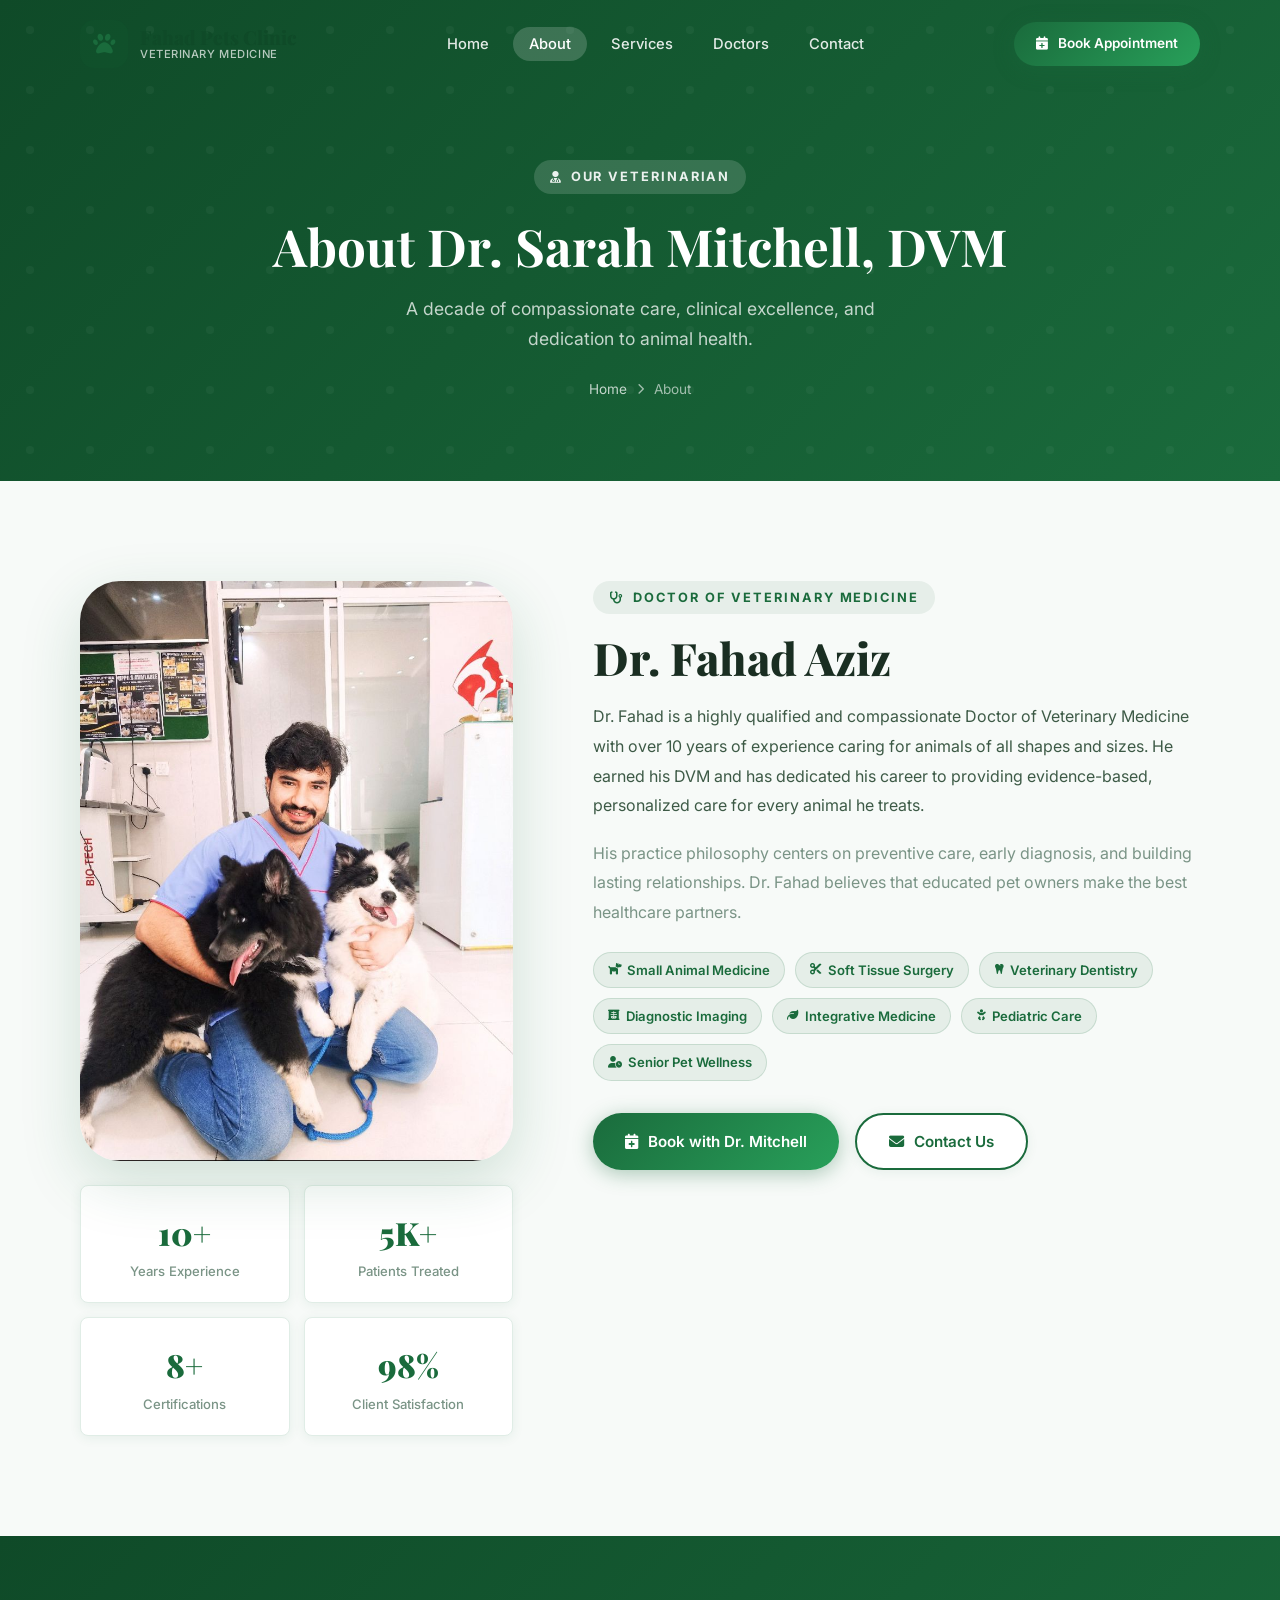
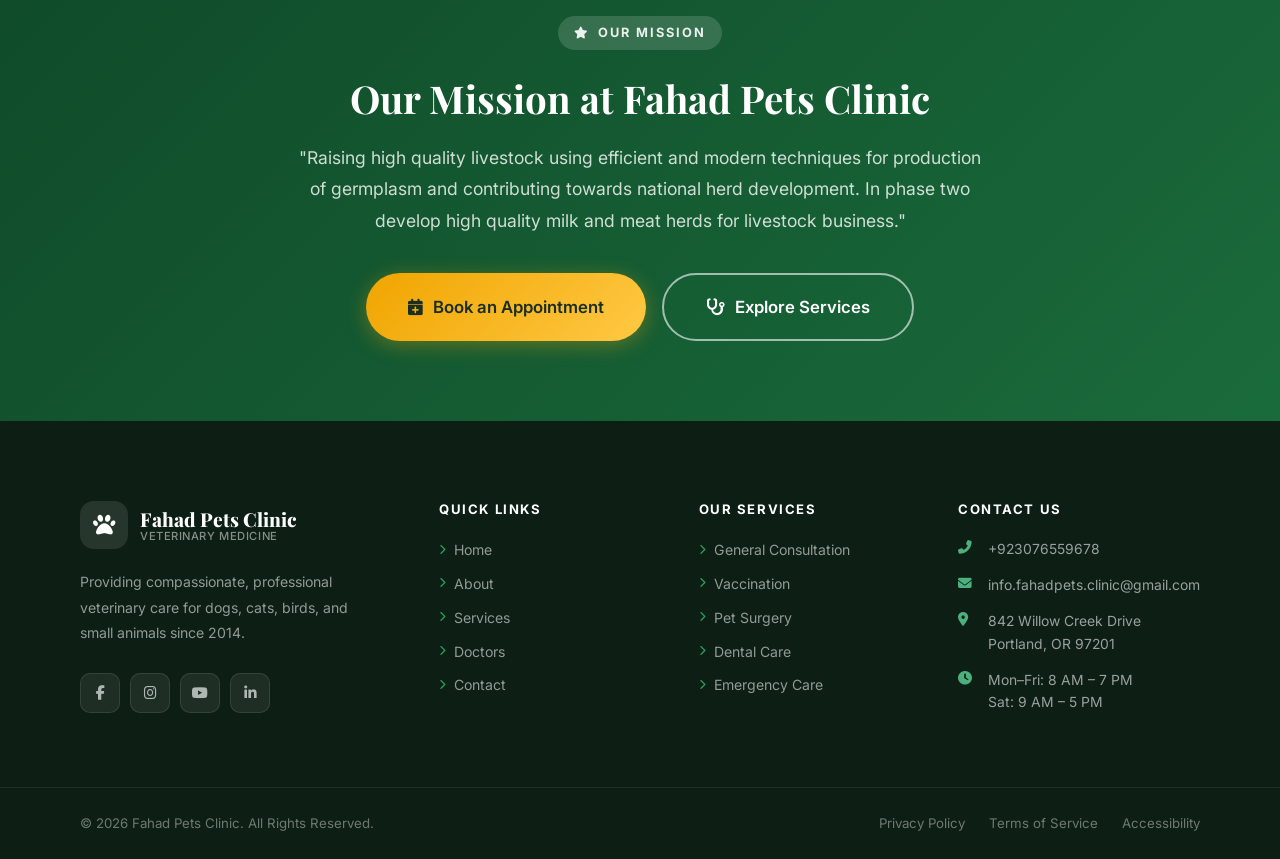
<file: about.html>
<!DOCTYPE html>
<html lang="en">
<head>
  <meta charset="UTF-8" />
  <meta name="viewport" content="width=device-width, initial-scale=1.0" />
  <meta name="description" content="Learn about Dr. Sarah Mitchell, DVM — her education, philosophy, mission, and over 10 years of compassionate veterinary care at Fahad Pets Clinic, Portland OR." />
  <title>About Dr. Sarah Mitchell, DVM — Fahad Pets Clinic</title>
  <link rel="preconnect" href="https://fonts.googleapis.com" />
  <link rel="preconnect" href="https://fonts.gstatic.com" crossorigin />
  <link href="https://fonts.googleapis.com/css2?family=Playfair+Display:wght@700;800;900&family=Inter:wght@400;500;600;700&display=swap" rel="stylesheet" />
  <link rel="stylesheet" href="https://cdnjs.cloudflare.com/ajax/libs/font-awesome/6.5.0/css/all.min.css" />
  <link rel="stylesheet" href="css/style.css" />
</head>
<body>

<!-- NAVBAR -->
<nav id="navbar" class="navbar scrolled" aria-label="Main navigation">
  <div class="container">
    <div class="navbar-inner">
      <a href="index.html" class="navbar-logo" aria-label="Fahad Pets Clinic Home">
        <div class="logo-icon" style="background:rgba(26,107,60,0.1);box-shadow:none;" aria-hidden="true"><i class="fas fa-paw" style="color:var(--primary)"></i></div>
        <div class="logo-text">
          <span class="clinic-name" style="color:var(--primary-dark)">Fahad Pets Clinic</span>
          <span class="clinic-tagline">Veterinary Medicine</span>
        </div>
      </a>
      <ul class="navbar-menu" role="menubar">
        <li role="none"><a href="index.html" class="nav-link" role="menuitem">Home</a></li>
        <li role="none"><a href="about.html" class="nav-link active" role="menuitem">About</a></li>
        <li role="none"><a href="services.html" class="nav-link" role="menuitem">Services</a></li>
        <li role="none"><a href="doctors.html" class="nav-link" role="menuitem">Doctors</a></li>
        <li role="none"><a href="contact.html" class="nav-link" role="menuitem">Contact</a></li>
      </ul>
      <div class="navbar-cta">
        <a href="index.html#appointment" class="btn btn-primary btn-sm"><i class="fas fa-calendar-plus" aria-hidden="true"></i> Book Appointment</a>
      </div>
      <button id="hamburger" class="hamburger" aria-label="Open navigation menu" aria-expanded="false" aria-controls="mobileMenu">
        <span></span><span></span><span></span>
      </button>
    </div>
  </div>
</nav>

<!-- MOBILE MENU -->
<div id="mobileOverlay" class="mobile-menu-overlay" aria-hidden="true"></div>
<nav id="mobileMenu" class="mobile-menu" aria-label="Mobile navigation">
  <div class="mobile-menu-header">
    <div class="navbar-logo">
      <div class="logo-icon" style="background:rgba(26,107,60,0.1);box-shadow:none;" aria-hidden="true"><i class="fas fa-paw" style="color:var(--primary)"></i></div>
      <div class="logo-text">
        <span class="clinic-name" style="color:var(--primary-dark)">Fahad Pets Clinic</span>
        <span class="clinic-tagline">Veterinary Medicine</span>
      </div>
    </div>
    <button id="mobileMenuClose" class="mobile-menu-close" aria-label="Close navigation menu"><i class="fas fa-times" aria-hidden="true"></i></button>
  </div>
  <ul class="mobile-nav-links" role="menu">
    <li role="none"><a href="index.html" class="mobile-nav-link" role="menuitem"><i class="fas fa-home" aria-hidden="true"></i> Home</a></li>
    <li role="none"><a href="about.html" class="mobile-nav-link active" role="menuitem"><i class="fas fa-user-md" aria-hidden="true"></i> About</a></li>
    <li role="none"><a href="services.html" class="mobile-nav-link" role="menuitem"><i class="fas fa-stethoscope" aria-hidden="true"></i> Services</a></li>
    <li role="none"><a href="doctors.html" class="mobile-nav-link" role="menuitem"><i class="fas fa-users" aria-hidden="true"></i> Doctors</a></li>
    <li role="none"><a href="contact.html" class="mobile-nav-link" role="menuitem"><i class="fas fa-envelope" aria-hidden="true"></i> Contact</a></li>
  </ul>
  <a href="index.html#appointment" class="mobile-cta"><i class="fas fa-calendar-plus" aria-hidden="true"></i> Book an Appointment</a>
</nav>

<main>

<!-- PAGE HERO -->
<section class="page-hero" aria-label="Page header">
  <div class="container" style="position:relative;z-index:2;">
    <div class="section-label" style="background:rgba(255,255,255,0.15);color:rgba(255,255,255,0.9);margin-bottom:20px;">
      <i class="fas fa-user-md" aria-hidden="true"></i> Our Veterinarian
    </div>
    <h1>About Dr. Sarah Mitchell, DVM</h1>
    <p>A decade of compassionate care, clinical excellence, and dedication to animal health.</p>
    <nav class="breadcrumb" aria-label="Breadcrumb">
      <a href="index.html">Home</a>
      <i class="fas fa-chevron-right" aria-hidden="true"></i>
      <span aria-current="page">About</span>
    </nav>
  </div>
</section>

<!-- ABOUT DOCTOR -->
<section class="about-content-section" aria-labelledby="aboutDocTitle">
  <div class="container">
    <div class="about-doc-inner">

      <!-- Image -->
      <div class="reveal-left">
        <div class="doctor-img-frame" style="border-radius:var(--border-radius-xl);overflow:hidden;box-shadow:var(--shadow-lg);">
         <img
            src="/img/fahad.png"
            alt="Dr. Fahad, Doctor of Veterinary Medicine"
            loading="lazy"
          />
        </div>

        <!-- Credentials cards -->
        <div style="display:grid;grid-template-columns:1fr 1fr;gap:14px;margin-top:24px;">
          <div style="background:white;padding:20px;border-radius:var(--border-radius-sm);border:1px solid var(--border-light);text-align:center;box-shadow:var(--shadow-sm);">
            <div style="font-family:var(--font-heading);font-size:2rem;font-weight:900;color:var(--primary);">10+</div>
            <div style="font-size:0.82rem;color:var(--text-light);font-weight:500;">Years Experience</div>
          </div>
          <div style="background:white;padding:20px;border-radius:var(--border-radius-sm);border:1px solid var(--border-light);text-align:center;box-shadow:var(--shadow-sm);">
            <div style="font-family:var(--font-heading);font-size:2rem;font-weight:900;color:var(--primary);">5K+</div>
            <div style="font-size:0.82rem;color:var(--text-light);font-weight:500;">Patients Treated</div>
          </div>
          <div style="background:white;padding:20px;border-radius:var(--border-radius-sm);border:1px solid var(--border-light);text-align:center;box-shadow:var(--shadow-sm);">
            <div style="font-family:var(--font-heading);font-size:2rem;font-weight:900;color:var(--primary);">8+</div>
            <div style="font-size:0.82rem;color:var(--text-light);font-weight:500;">Certifications</div>
          </div>
          <div style="background:white;padding:20px;border-radius:var(--border-radius-sm);border:1px solid var(--border-light);text-align:center;box-shadow:var(--shadow-sm);">
            <div style="font-family:var(--font-heading);font-size:2rem;font-weight:900;color:var(--primary);">98%</div>
            <div style="font-size:0.82rem;color:var(--text-light);font-weight:500;">Client Satisfaction</div>
          </div>
        </div>
      </div>

      <!-- Bio -->
      <div class="reveal-right">
        <div class="section-label"><i class="fas fa-stethoscope" aria-hidden="true"></i> Doctor of Veterinary Medicine</div>
        <h2 id="aboutDocTitle" class="section-title">Dr. Fahad Aziz</h2>

        <p style="color:var(--text-medium);line-height:1.85;margin-bottom:18px;">
          Dr. Fahad is a highly qualified and compassionate Doctor of Veterinary Medicine with over 10 years of experience caring for animals of all shapes and sizes. He earned his DVM   and has dedicated his career to providing evidence-based, personalized care for every animal he treats.
        </p>
        <p style="color:var(--text-light);line-height:1.85;margin-bottom:18px;">
          His practice philosophy centers on preventive care, early diagnosis, and building lasting relationships. Dr. Fahad believes that educated pet owners make the best healthcare partners.
        </p>
         

        <div class="doctor-specialties" aria-label="Specialties">
          <span class="specialty-tag"><i class="fas fa-dog" aria-hidden="true"></i> Small Animal Medicine</span>
          <span class="specialty-tag"><i class="fas fa-cut" aria-hidden="true"></i> Soft Tissue Surgery</span>
          <span class="specialty-tag"><i class="fas fa-tooth" aria-hidden="true"></i> Veterinary Dentistry</span>
          <span class="specialty-tag"><i class="fas fa-x-ray" aria-hidden="true"></i> Diagnostic Imaging</span>
          <span class="specialty-tag"><i class="fas fa-leaf" aria-hidden="true"></i> Integrative Medicine</span>
          <span class="specialty-tag"><i class="fas fa-baby" aria-hidden="true"></i> Pediatric Care</span>
          <span class="specialty-tag"><i class="fas fa-user-clock" aria-hidden="true"></i> Senior Pet Wellness</span>
        </div>

        <div style="display:flex;gap:16px;flex-wrap:wrap;margin-top:32px;">
          <a href="index.html#appointment" class="btn btn-primary">
            <i class="fas fa-calendar-plus" aria-hidden="true"></i> Book with Dr. Mitchell
          </a>
          <a href="contact.html" class="btn btn-secondary">
            <i class="fas fa-envelope" aria-hidden="true"></i> Contact Us
          </a>
        </div>
      </div>
    </div>
  </div>
</section>
 

 
<!-- MISSION -->
<section class="mission-section" aria-labelledby="missionTitle">
  <div class="container" style="position:relative;z-index:2;">
    <div class="section-label" style="background:rgba(255,255,255,0.15);color:rgba(255,255,255,0.9);margin:0 auto 24px;display:inline-flex;">
      <i class="fas fa-star" aria-hidden="true"></i> Our Mission
    </div>
    <h2 id="missionTitle">Our Mission at Fahad Pets Clinic</h2>
    <p>"Raising high quality livestock using efficient and modern techniques for production of germplasm and contributing towards national herd development. In phase two develop high quality milk and meat herds for livestock business."</p>
    <div style="display:flex;gap:16px;justify-content:center;flex-wrap:wrap;">
      <a href="index.html#appointment" class="btn btn-accent btn-lg">
        <i class="fas fa-calendar-plus" aria-hidden="true"></i> Book an Appointment
      </a>
      <a href="services.html" class="btn btn-outline-white btn-lg">
        <i class="fas fa-stethoscope" aria-hidden="true"></i> Explore Services
      </a>
    </div>
  </div>
</section>

</main>

<!-- FOOTER -->
<footer class="footer" aria-label="Site footer">
  <div class="footer-top">
    <div class="container">
      <div class="footer-grid">
        <div class="footer-brand">
          <div class="navbar-logo" style="margin-bottom:0;">
            <div class="logo-icon" aria-hidden="true"><i class="fas fa-paw"></i></div>
            <div class="logo-text"><span class="clinic-name">Fahad Pets Clinic</span><span class="clinic-tagline">Veterinary Medicine</span></div>
          </div>
          <p class="footer-desc">Providing compassionate, professional veterinary care for dogs, cats, birds, and small animals since 2014.</p>
          <div class="social-links" aria-label="Social media links">
            <a href="#" class="social-link" aria-label="Facebook"><i class="fab fa-facebook-f" aria-hidden="true"></i></a>
            <a href="#" class="social-link" aria-label="Instagram"><i class="fab fa-instagram" aria-hidden="true"></i></a>
            <a href="#" class="social-link" aria-label="YouTube"><i class="fab fa-youtube" aria-hidden="true"></i></a>
            <a href="#" class="social-link" aria-label="LinkedIn"><i class="fab fa-linkedin-in" aria-hidden="true"></i></a>
          </div>
        </div>
        <div class="footer-col">
          <h4>Quick Links</h4>
          <ul class="footer-links">
            <li><a href="index.html" class="footer-link"><i class="fas fa-chevron-right" aria-hidden="true"></i> Home</a></li>
            <li><a href="about.html" class="footer-link"><i class="fas fa-chevron-right" aria-hidden="true"></i> About</a></li>
            <li><a href="services.html" class="footer-link"><i class="fas fa-chevron-right" aria-hidden="true"></i> Services</a></li>
            <li><a href="doctors.html" class="footer-link"><i class="fas fa-chevron-right" aria-hidden="true"></i> Doctors</a></li>
            <li><a href="contact.html" class="footer-link"><i class="fas fa-chevron-right" aria-hidden="true"></i> Contact</a></li>
          </ul>
        </div>
        <div class="footer-col">
          <h4>Our Services</h4>
          <ul class="footer-links">
            <li><a href="services.html" class="footer-link"><i class="fas fa-chevron-right" aria-hidden="true"></i> General Consultation</a></li>
            <li><a href="services.html" class="footer-link"><i class="fas fa-chevron-right" aria-hidden="true"></i> Vaccination</a></li>
            <li><a href="services.html" class="footer-link"><i class="fas fa-chevron-right" aria-hidden="true"></i> Pet Surgery</a></li>
            <li><a href="services.html" class="footer-link"><i class="fas fa-chevron-right" aria-hidden="true"></i> Dental Care</a></li>
            <li><a href="services.html" class="footer-link"><i class="fas fa-chevron-right" aria-hidden="true"></i> Emergency Care</a></li>
          </ul>
        </div>
          <div class="footer-col">
          <h4>Contact Us</h4>
          <div class="footer-contact-item"><i class="fas fa-phone-alt" aria-hidden="true"></i><span>+923076559678</span></div>
          <div class="footer-contact-item"><i class="fas fa-envelope" aria-hidden="true"></i><span>info.fahadpets.clinic@gmail.com</span></div>
          <div class="footer-contact-item"><i class="fas fa-map-marker-alt" aria-hidden="true"></i><span>842 Willow Creek Drive<br>Portland, OR 97201</span></div>
          <div class="footer-contact-item"><i class="fas fa-clock" aria-hidden="true"></i><span>Mon–Fri: 8 AM – 7 PM<br>Sat: 9 AM – 5 PM</span></div>
        </div>
      </div>
    </div>
  </div>
  <div class="container">
    <div class="footer-bottom">
      <p class="footer-copyright">© 2026 Fahad Pets Clinic. All Rights Reserved.</p>
      <nav class="footer-legal" aria-label="Legal links">
        <a href="#">Privacy Policy</a>
        <a href="#">Terms of Service</a>
        <a href="#">Accessibility</a>
      </nav>
    </div>
  </div>
</footer>

<button id="backToTop" class="back-to-top" aria-label="Scroll back to top">
  <i class="fas fa-chevron-up" aria-hidden="true"></i>
</button>

<script src="js/script.js"></script>
</body>
</html>
</file>
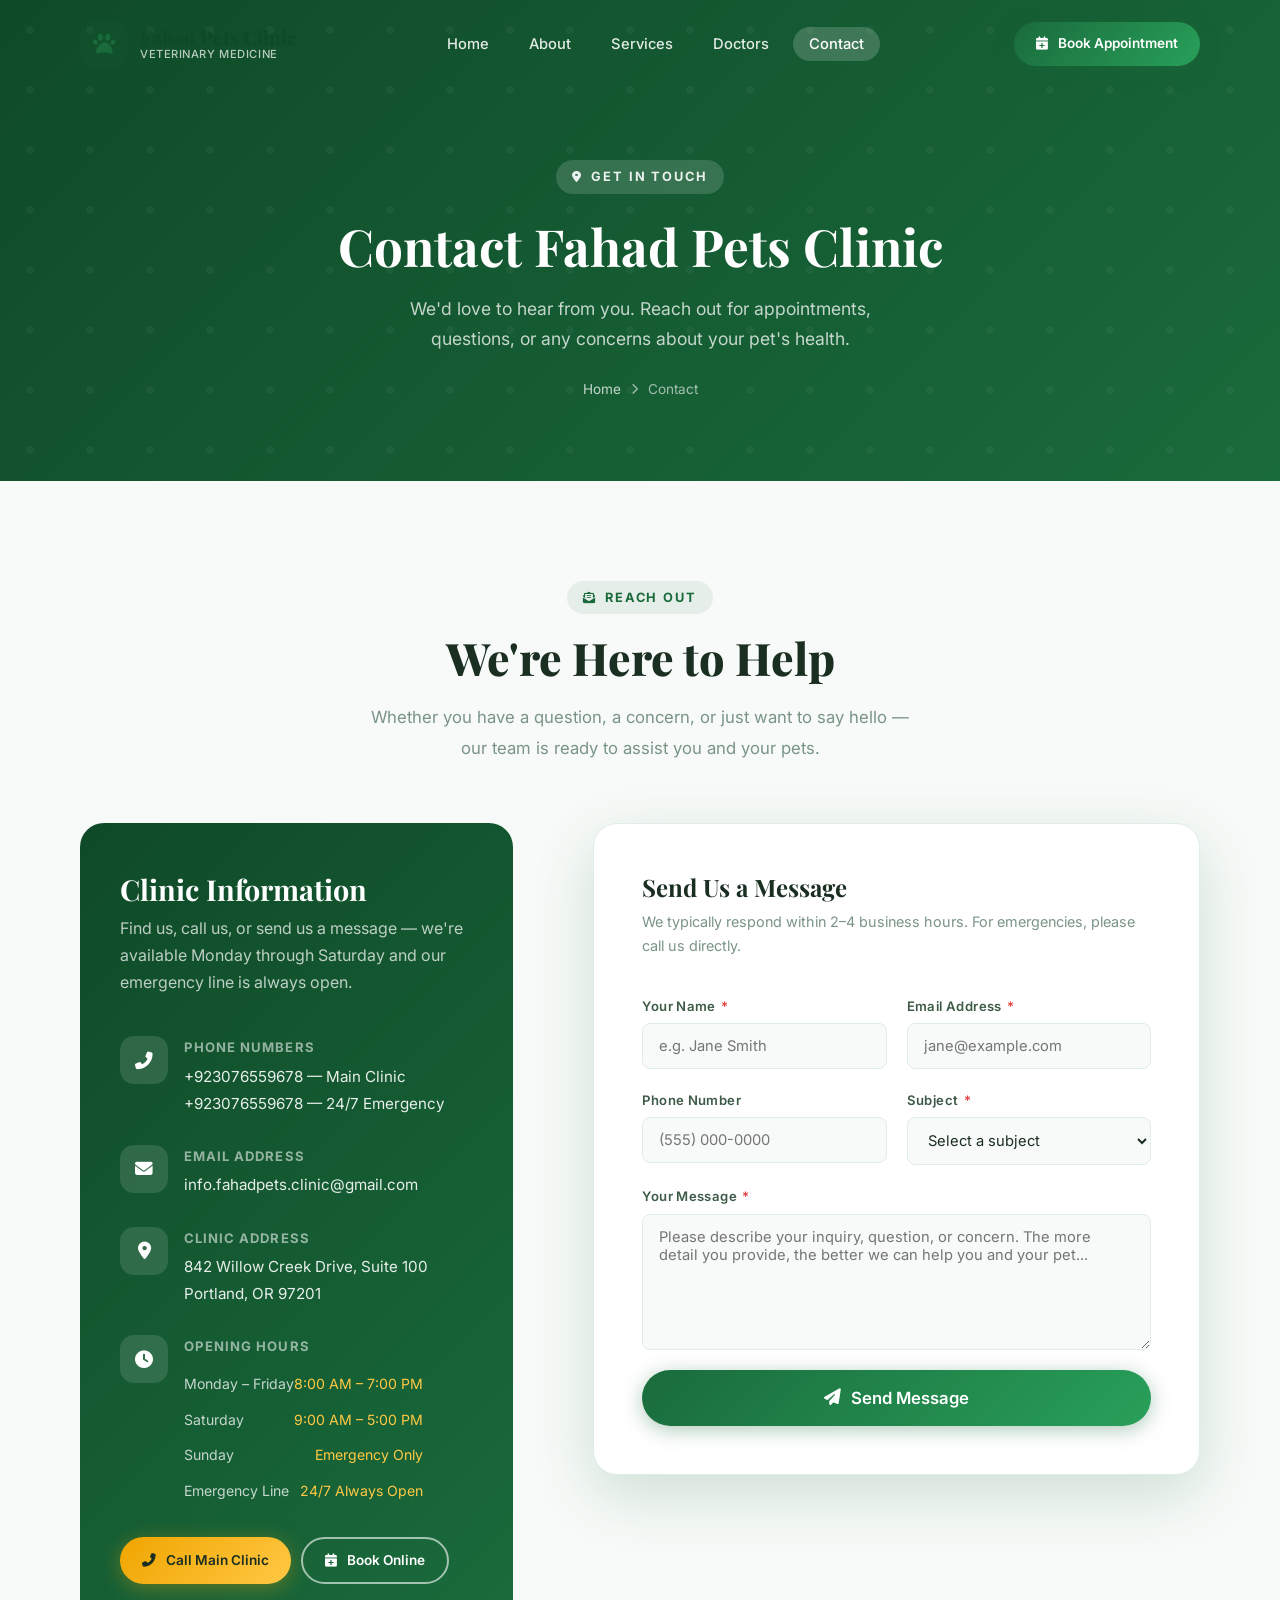
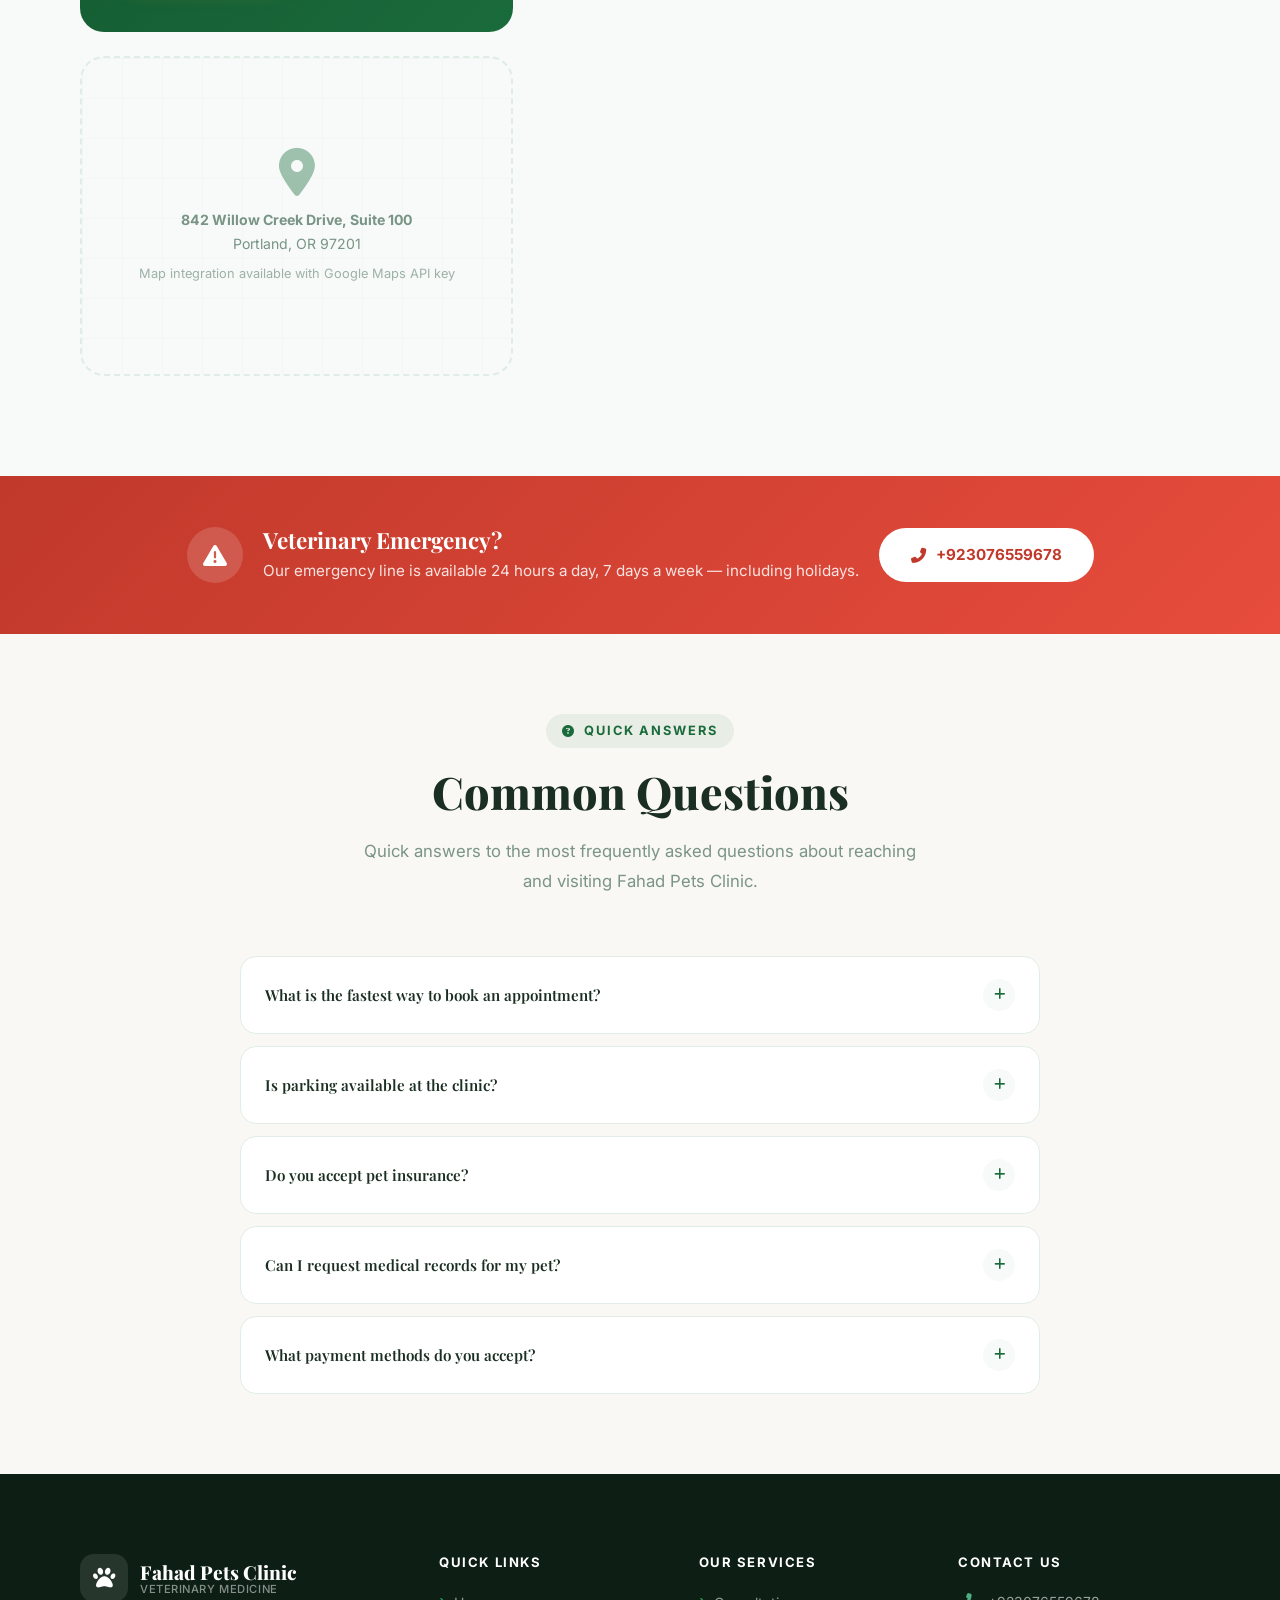
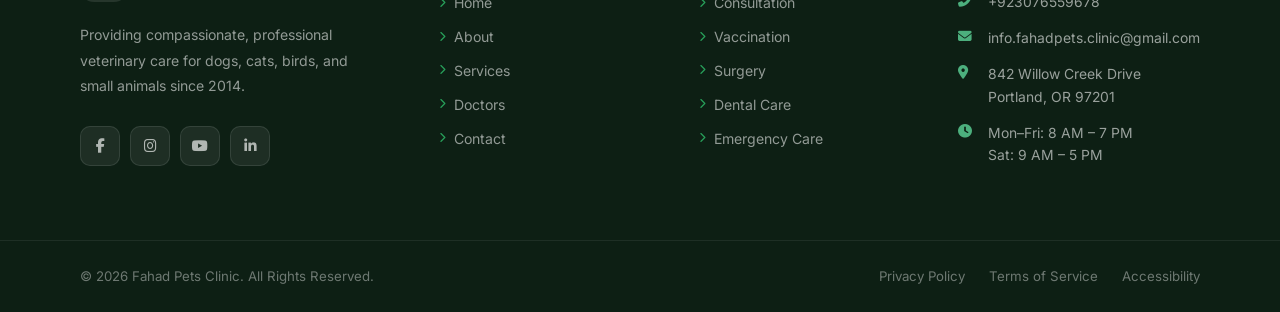
<file: contact.html>
<!DOCTYPE html>
<html lang="en">
<head>
  <meta charset="UTF-8" />
  <meta name="viewport" content="width=device-width, initial-scale=1.0" />
  <meta name="description" content="Contact Fahad Pets Clinic — Address, phone, hours, and contact form. Located at 842 Willow Creek Drive, Portland, OR. Emergency line available 24/7." />
  <title>Contact Us — Fahad Pets Clinic | Portland, OR</title>
  <link rel="preconnect" href="https://fonts.googleapis.com" />
  <link rel="preconnect" href="https://fonts.gstatic.com" crossorigin />
  <link href="https://fonts.googleapis.com/css2?family=Playfair+Display:wght@700;800;900&family=Inter:wght@400;500;600;700&display=swap" rel="stylesheet" />
  <link rel="stylesheet" href="https://cdnjs.cloudflare.com/ajax/libs/font-awesome/6.5.0/css/all.min.css" />
  <link rel="stylesheet" href="css/style.css" />
</head>
<body>

<!-- NAVBAR -->
<nav id="navbar" class="navbar scrolled" aria-label="Main navigation">
  <div class="container">
    <div class="navbar-inner">
      <a href="index.html" class="navbar-logo" aria-label="Fahad Pets Clinic Home">
        <div class="logo-icon" style="background:rgba(26,107,60,0.1);box-shadow:none;" aria-hidden="true"><i class="fas fa-paw" style="color:var(--primary)"></i></div>
        <div class="logo-text"><span class="clinic-name" style="color:var(--primary-dark)">Fahad Pets Clinic</span><span class="clinic-tagline">Veterinary Medicine</span></div>
      </a>
      <ul class="navbar-menu" role="menubar">
        <li role="none"><a href="index.html" class="nav-link" role="menuitem">Home</a></li>
        <li role="none"><a href="about.html" class="nav-link" role="menuitem">About</a></li>
        <li role="none"><a href="services.html" class="nav-link" role="menuitem">Services</a></li>
        <li role="none"><a href="doctors.html" class="nav-link" role="menuitem">Doctors</a></li>
        <li role="none"><a href="contact.html" class="nav-link active" role="menuitem">Contact</a></li>
      </ul>
      <div class="navbar-cta">
        <a href="index.html#appointment" class="btn btn-primary btn-sm"><i class="fas fa-calendar-plus" aria-hidden="true"></i> Book Appointment</a>
      </div>
      <button id="hamburger" class="hamburger" aria-label="Open navigation menu" aria-expanded="false" aria-controls="mobileMenu"><span></span><span></span><span></span></button>
    </div>
  </div>
</nav>

<!-- MOBILE MENU -->
<div id="mobileOverlay" class="mobile-menu-overlay" aria-hidden="true"></div>
<nav id="mobileMenu" class="mobile-menu" aria-label="Mobile navigation">
  <div class="mobile-menu-header">
  <div class="navbar-logo"><div class="logo-icon" style="background:rgba(26,107,60,0.1);box-shadow:none;" aria-hidden="true"><i class="fas fa-paw" style="color:var(--primary)"></i></div><div class="logo-text"><span class="clinic-name" style="color:var(--primary-dark)">Fahad Pets Clinic</span><span class="clinic-tagline">Veterinary Medicine</span></div></div>
    <button id="mobileMenuClose" class="mobile-menu-close" aria-label="Close navigation menu"><i class="fas fa-times" aria-hidden="true"></i></button>
  </div>
  <ul class="mobile-nav-links" role="menu">
    <li role="none"><a href="index.html" class="mobile-nav-link" role="menuitem"><i class="fas fa-home" aria-hidden="true"></i> Home</a></li>
    <li role="none"><a href="about.html" class="mobile-nav-link" role="menuitem"><i class="fas fa-user-md" aria-hidden="true"></i> About</a></li>
    <li role="none"><a href="services.html" class="mobile-nav-link" role="menuitem"><i class="fas fa-stethoscope" aria-hidden="true"></i> Services</a></li>
    <li role="none"><a href="doctors.html" class="mobile-nav-link" role="menuitem"><i class="fas fa-users" aria-hidden="true"></i> Doctors</a></li>
    <li role="none"><a href="contact.html" class="mobile-nav-link active" role="menuitem"><i class="fas fa-envelope" aria-hidden="true"></i> Contact</a></li>
  </ul>
  <a href="index.html#appointment" class="mobile-cta"><i class="fas fa-calendar-plus" aria-hidden="true"></i> Book an Appointment</a>
</nav>

<main>

<!-- PAGE HERO -->
<section class="page-hero" aria-label="Page header">
  <div class="container" style="position:relative;z-index:2;">
    <div class="section-label" style="background:rgba(255,255,255,0.15);color:rgba(255,255,255,0.9);margin-bottom:20px;">
      <i class="fas fa-map-marker-alt" aria-hidden="true"></i> Get In Touch
    </div>
    <h1>Contact Fahad Pets Clinic</h1>
    <p>We'd love to hear from you. Reach out for appointments, questions, or any concerns about your pet's health.</p>
    <nav class="breadcrumb" aria-label="Breadcrumb">
      <a href="index.html">Home</a>
      <i class="fas fa-chevron-right" aria-hidden="true"></i>
      <span aria-current="page">Contact</span>
    </nav>
  </div>
</section>

<!-- CONTACT SECTION -->
<section class="contact-section" aria-labelledby="contactTitle">
  <div class="container">
    <div class="section-header center">
      <div class="section-label"><i class="fas fa-envelope-open-text" aria-hidden="true"></i> Reach Out</div>
      <h2 id="contactTitle" class="section-title reveal">We're Here to Help</h2>
      <p class="section-subtitle reveal delay-1">Whether you have a question, a concern, or just want to say hello — our team is ready to assist you and your pets.</p>
    </div>

    <div class="contact-inner">

      <!-- Contact Info -->
      <div class="reveal-left">
        <div class="contact-info-card">
          <h3>Clinic Information</h3>
          <p>Find us, call us, or send us a message — we're available Monday through Saturday and our emergency line is always open.</p>

          <div class="contact-detail-item">
            <div class="contact-detail-icon" aria-hidden="true"><i class="fas fa-phone-alt"></i></div>
            <div class="contact-detail-text">
              <strong>Phone Numbers</strong>
              <span>+923076559678 — Main Clinic<br>+923076559678 — 24/7 Emergency</span>
            </div>
          </div>

          <div class="contact-detail-item">
            <div class="contact-detail-icon" aria-hidden="true"><i class="fas fa-envelope"></i></div>
            <div class="contact-detail-text">
              <strong>Email Address</strong>
              <span>info.fahadpets.clinic@gmail.com</span>
            </div>
          </div>

          <div class="contact-detail-item">
            <div class="contact-detail-icon" aria-hidden="true"><i class="fas fa-map-marker-alt"></i></div>
            <div class="contact-detail-text">
              <strong>Clinic Address</strong>
              <span>842 Willow Creek Drive, Suite 100<br>Portland, OR 97201</span>
            </div>
          </div>

          <div class="contact-detail-item">
            <div class="contact-detail-icon" aria-hidden="true"><i class="fas fa-clock"></i></div>
            <div class="contact-detail-text">
              <strong>Opening Hours</strong>
              <table class="hours-table" aria-label="Opening hours">
                <tr><td>Monday – Friday</td><td>8:00 AM – 7:00 PM</td></tr>
                <tr><td>Saturday</td><td>9:00 AM – 5:00 PM</td></tr>
                <tr><td>Sunday</td><td>Emergency Only</td></tr>
                <tr><td>Emergency Line</td><td>24/7 Always Open</td></tr>
              </table>
            </div>
          </div>

          <div style="margin-top:28px;display:flex;gap:10px;flex-wrap:wrap;">
            <a href="tel:+923076559678" class="btn btn-accent btn-sm" style="color:var(--text-dark);">
              <i class="fas fa-phone-alt" aria-hidden="true"></i> Call Main Clinic
            </a>
            <a href="index.html#appointment" class="btn btn-outline-white btn-sm">
              <i class="fas fa-calendar-plus" aria-hidden="true"></i> Book Online
            </a>
          </div>
        </div>

        <!-- Map Placeholder -->
        <div class="map-placeholder" aria-label="Map placeholder — 842 Willow Creek Drive, Portland OR">
          <div class="map-placeholder-inner">
            <i class="fas fa-map-marker-alt" aria-hidden="true"></i>
            <p><strong>842 Willow Creek Drive, Suite 100</strong><br>Portland, OR 97201</p>
            <p style="font-size:0.8rem;margin-top:8px;opacity:0.7;">Map integration available with Google Maps API key</p>
          </div>
          <!-- Decorative grid lines for map feel -->
          <svg style="position:absolute;inset:0;width:100%;height:100%;opacity:0.04;" xmlns="http://www.w3.org/2000/svg">
            <defs><pattern id="grid" width="40" height="40" patternUnits="userSpaceOnUse"><path d="M 40 0 L 0 0 0 40" fill="none" stroke="var(--primary)" stroke-width="1"/></pattern></defs>
            <rect width="100%" height="100%" fill="url(#grid)" />
          </svg>
        </div>
      </div>

      <!-- Contact Form -->
      <div class="contact-form-card reveal-right">
        <h3 class="form-title">Send Us a Message</h3>
        <p class="form-subtitle">We typically respond within 2–4 business hours. For emergencies, please call us directly.</p>

        <form id="contactForm" novalidate aria-label="Contact form">
          <div class="form-grid">
            <div class="form-group">
              <label for="contact_name">Your Name <span class="required" aria-hidden="true">*</span></label>
              <input type="text" id="contact_name" name="name" class="form-control" placeholder="e.g. Jane Smith" required autocomplete="name" />
              <span class="form-error" role="alert"></span>
            </div>

            <div class="form-group">
              <label for="contact_email">Email Address <span class="required" aria-hidden="true">*</span></label>
              <input type="email" id="contact_email" name="email" class="form-control" placeholder="jane@example.com" required autocomplete="email" />
              <span class="form-error" role="alert"></span>
            </div>

            <div class="form-group">
              <label for="contact_phone">Phone Number</label>
              <input type="tel" id="contact_phone" name="phone" class="form-control" placeholder="(555) 000-0000" autocomplete="tel" />
              <span class="form-error" role="alert"></span>
            </div>

            <div class="form-group">
              <label for="contact_subject">Subject <span class="required" aria-hidden="true">*</span></label>
              <select id="contact_subject" name="subject" class="form-control" required>
                <option value="">Select a subject</option>
                <option value="appointment">Appointment Inquiry</option>
                <option value="services">Services Information</option>
                <option value="emergency">Emergency Inquiry</option>
                <option value="billing">Billing Question</option>
                <option value="medical">Medical Records Request</option>
                <option value="feedback">Feedback / Compliment</option>
                <option value="careers">Career Opportunities</option>
                <option value="other">Other</option>
              </select>
              <span class="form-error" role="alert"></span>
            </div>

            <div class="form-group full-width">
              <label for="contact_message">Your Message <span class="required" aria-hidden="true">*</span></label>
              <textarea id="contact_message" name="message" class="form-control" placeholder="Please describe your inquiry, question, or concern. The more detail you provide, the better we can help you and your pet..." required rows="6"></textarea>
              <span class="form-error" role="alert"></span>
            </div>
          </div>

          <button type="submit" class="btn btn-primary btn-lg" style="width:100%;justify-content:center;" id="contactSubmitBtn">
            <i class="fas fa-paper-plane" aria-hidden="true"></i> Send Message
          </button>
        </form>

        <!-- Success Message -->
        <div id="contactSuccess" class="success-message" role="alert" aria-live="assertive">
          <div class="success-icon" aria-hidden="true"><i class="fas fa-check"></i></div>
          <h3>Message Sent Successfully!</h3>
          <p>Thank you for contacting Fahad Pets Clinic. A member of our team will respond to your message within 2–4 business hours during clinic hours.</p>
          <a href="index.html" class="btn btn-primary"><i class="fas fa-home" aria-hidden="true"></i> Back to Home</a>
        </div>
      </div>
    </div>
  </div>
</section>

<!-- EMERGENCY BANNER -->
<section style="background:linear-gradient(135deg,#c0392b,#e74c3c);padding:50px 0;text-align:center;" aria-label="Emergency contact banner">
  <div class="container">
    <div style="display:flex;align-items:center;justify-content:center;gap:20px;flex-wrap:wrap;">
      <div style="width:56px;height:56px;background:rgba(255,255,255,0.15);border-radius:50%;display:flex;align-items:center;justify-content:center;font-size:1.5rem;color:white;flex-shrink:0;" aria-hidden="true">
        <i class="fas fa-exclamation-triangle"></i>
      </div>
      <div style="text-align:left;">
        <h3 style="color:white;font-size:1.4rem;margin-bottom:4px;">Veterinary Emergency?</h3>
        <p style="color:rgba(255,255,255,0.85);font-size:0.95rem;">Our emergency line is available 24 hours a day, 7 days a week — including holidays.</p>
      </div>
      <a href="tel:+923076559678" class="btn" style="background:white;color:#c0392b;border:none;font-weight:700;padding:14px 32px;border-radius:50px;display:flex;align-items:center;gap:10px;flex-shrink:0;transition:all 0.3s;">
        <i class="fas fa-phone-alt" aria-hidden="true"></i> +923076559678
      </a>
    </div>
  </div>
</section>

<!-- FAQ MINI SECTION on contact page -->
<section style="background:var(--bg-beige);padding:80px 0;" aria-labelledby="contactFaqTitle">
  <div class="container">
    <div class="section-header center">
      <div class="section-label"><i class="fas fa-question-circle" aria-hidden="true"></i> Quick Answers</div>
      <h2 id="contactFaqTitle" class="section-title reveal">Common Questions</h2>
      <p class="section-subtitle reveal delay-1">Quick answers to the most frequently asked questions about reaching and visiting Fahad Pets Clinic.</p>
    </div>

    <div style="max-width:800px;margin:0 auto;" class="reveal">
      <div class="faq-list">

        <div class="faq-item">
          <div class="faq-question" role="button" tabindex="0" aria-expanded="false">
            <h4>What is the fastest way to book an appointment?</h4>
            <div class="faq-icon" aria-hidden="true"><i class="fas fa-plus"></i></div>
          </div>
          <div class="faq-answer">
            <div class="faq-answer-inner">The fastest way is to use our online booking form on the homepage. For same-day or urgent appointments, please call us directly at +923076559678 where our team can check real-time availability.</div>
          </div>
        </div>

        <div class="faq-item">
          <div class="faq-question" role="button" tabindex="0" aria-expanded="false">
            <h4>Is parking available at the clinic?</h4>
            <div class="faq-icon" aria-hidden="true"><i class="fas fa-plus"></i></div>
          </div>
          <div class="faq-answer">
            <div class="faq-answer-inner">Yes! We have ample free parking directly in front of our clinic building at 842 Willow Creek Drive. There are also two accessible parking spaces near the main entrance. We also have a designated drop-off area for large or mobility-challenged pets.</div>
          </div>
        </div>

        <div class="faq-item">
          <div class="faq-question" role="button" tabindex="0" aria-expanded="false">
            <h4>Do you accept pet insurance?</h4>
            <div class="faq-icon" aria-hidden="true"><i class="fas fa-plus"></i></div>
          </div>
          <div class="faq-answer">
            <div class="faq-answer-inner">Yes, we work with most major pet insurance providers including Trupanion, Healthy Paws, Embrace, Nationwide, and ASPCA Pet Insurance. We provide itemized invoices that can be submitted to your insurer. Our reception team can help you understand your coverage options. Payment is due at time of service.</div>
          </div>
        </div>

        <div class="faq-item">
          <div class="faq-question" role="button" tabindex="0" aria-expanded="false">
            <h4>Can I request medical records for my pet?</h4>
            <div class="faq-icon" aria-hidden="true"><i class="fas fa-plus"></i></div>
          </div>
          <div class="faq-answer">
            <div class="faq-answer-inner">Absolutely. Medical records can be requested via email at info.fahadpets.clinic@gmail.com or by calling the clinic. Records are typically compiled and sent digitally within 2 business days. If you're transferring to a specialist or relocating, we'll ensure seamless transfer of your pet's complete medical history.</div>
          </div>
        </div>

        <div class="faq-item">
          <div class="faq-question" role="button" tabindex="0" aria-expanded="false">
            <h4>What payment methods do you accept?</h4>
            <div class="faq-icon" aria-hidden="true"><i class="fas fa-plus"></i></div>
          </div>
          <div class="faq-answer">
            <div class="faq-answer-inner">We accept all major credit and debit cards (Visa, MasterCard, American Express, Discover), cash, and personal checks. We also offer CareCredit veterinary financing for larger treatment costs. Payment plans can be discussed with our clinic manager for complex or emergency cases.</div>
          </div>
        </div>

      </div>
    </div>
  </div>
</section>

</main>

<!-- FOOTER -->
<footer class="footer" aria-label="Site footer">
  <div class="footer-top">
    <div class="container">
      <div class="footer-grid">
          <div class="footer-brand">
          <div class="navbar-logo" style="margin-bottom:0;"><div class="logo-icon" aria-hidden="true"><i class="fas fa-paw"></i></div><div class="logo-text"><span class="clinic-name">Fahad Pets Clinic</span><span class="clinic-tagline">Veterinary Medicine</span></div></div>
          <p class="footer-desc">Providing compassionate, professional veterinary care for dogs, cats, birds, and small animals since 2014.</p>
          <div class="social-links" aria-label="Social media links">
            <a href="#" class="social-link" aria-label="Facebook"><i class="fab fa-facebook-f" aria-hidden="true"></i></a>
            <a href="#" class="social-link" aria-label="Instagram"><i class="fab fa-instagram" aria-hidden="true"></i></a>
            <a href="#" class="social-link" aria-label="YouTube"><i class="fab fa-youtube" aria-hidden="true"></i></a>
            <a href="#" class="social-link" aria-label="LinkedIn"><i class="fab fa-linkedin-in" aria-hidden="true"></i></a>
          </div>
        </div>
        <div class="footer-col"><h4>Quick Links</h4><ul class="footer-links"><li><a href="index.html" class="footer-link"><i class="fas fa-chevron-right" aria-hidden="true"></i> Home</a></li><li><a href="about.html" class="footer-link"><i class="fas fa-chevron-right" aria-hidden="true"></i> About</a></li><li><a href="services.html" class="footer-link"><i class="fas fa-chevron-right" aria-hidden="true"></i> Services</a></li><li><a href="doctors.html" class="footer-link"><i class="fas fa-chevron-right" aria-hidden="true"></i> Doctors</a></li><li><a href="contact.html" class="footer-link"><i class="fas fa-chevron-right" aria-hidden="true"></i> Contact</a></li></ul></div>
        <div class="footer-col"><h4>Our Services</h4><ul class="footer-links"><li><a href="services.html" class="footer-link"><i class="fas fa-chevron-right" aria-hidden="true"></i> Consultation</a></li><li><a href="services.html" class="footer-link"><i class="fas fa-chevron-right" aria-hidden="true"></i> Vaccination</a></li><li><a href="services.html" class="footer-link"><i class="fas fa-chevron-right" aria-hidden="true"></i> Surgery</a></li><li><a href="services.html" class="footer-link"><i class="fas fa-chevron-right" aria-hidden="true"></i> Dental Care</a></li><li><a href="services.html" class="footer-link"><i class="fas fa-chevron-right" aria-hidden="true"></i> Emergency Care</a></li></ul></div>
        <div class="footer-col"><h4>Contact Us</h4><div class="footer-contact-item"><i class="fas fa-phone-alt" aria-hidden="true"></i><span>+923076559678</span></div><div class="footer-contact-item"><i class="fas fa-envelope" aria-hidden="true"></i><span>info.fahadpets.clinic@gmail.com</span></div><div class="footer-contact-item"><i class="fas fa-map-marker-alt" aria-hidden="true"></i><span>842 Willow Creek Drive<br>Portland, OR 97201</span></div><div class="footer-contact-item"><i class="fas fa-clock" aria-hidden="true"></i><span>Mon–Fri: 8 AM – 7 PM<br>Sat: 9 AM – 5 PM</span></div></div>
      </div>
    </div>
  </div>
  <div class="container"><div class="footer-bottom"><p class="footer-copyright">© 2026 Fahad Pets Clinic. All Rights Reserved.</p><nav class="footer-legal" aria-label="Legal links"><a href="#">Privacy Policy</a><a href="#">Terms of Service</a><a href="#">Accessibility</a></nav></div></div>
</footer>

<button id="backToTop" class="back-to-top" aria-label="Scroll back to top"><i class="fas fa-chevron-up" aria-hidden="true"></i></button>

<script src="js/script.js"></script>
</body>
</html>
</file>
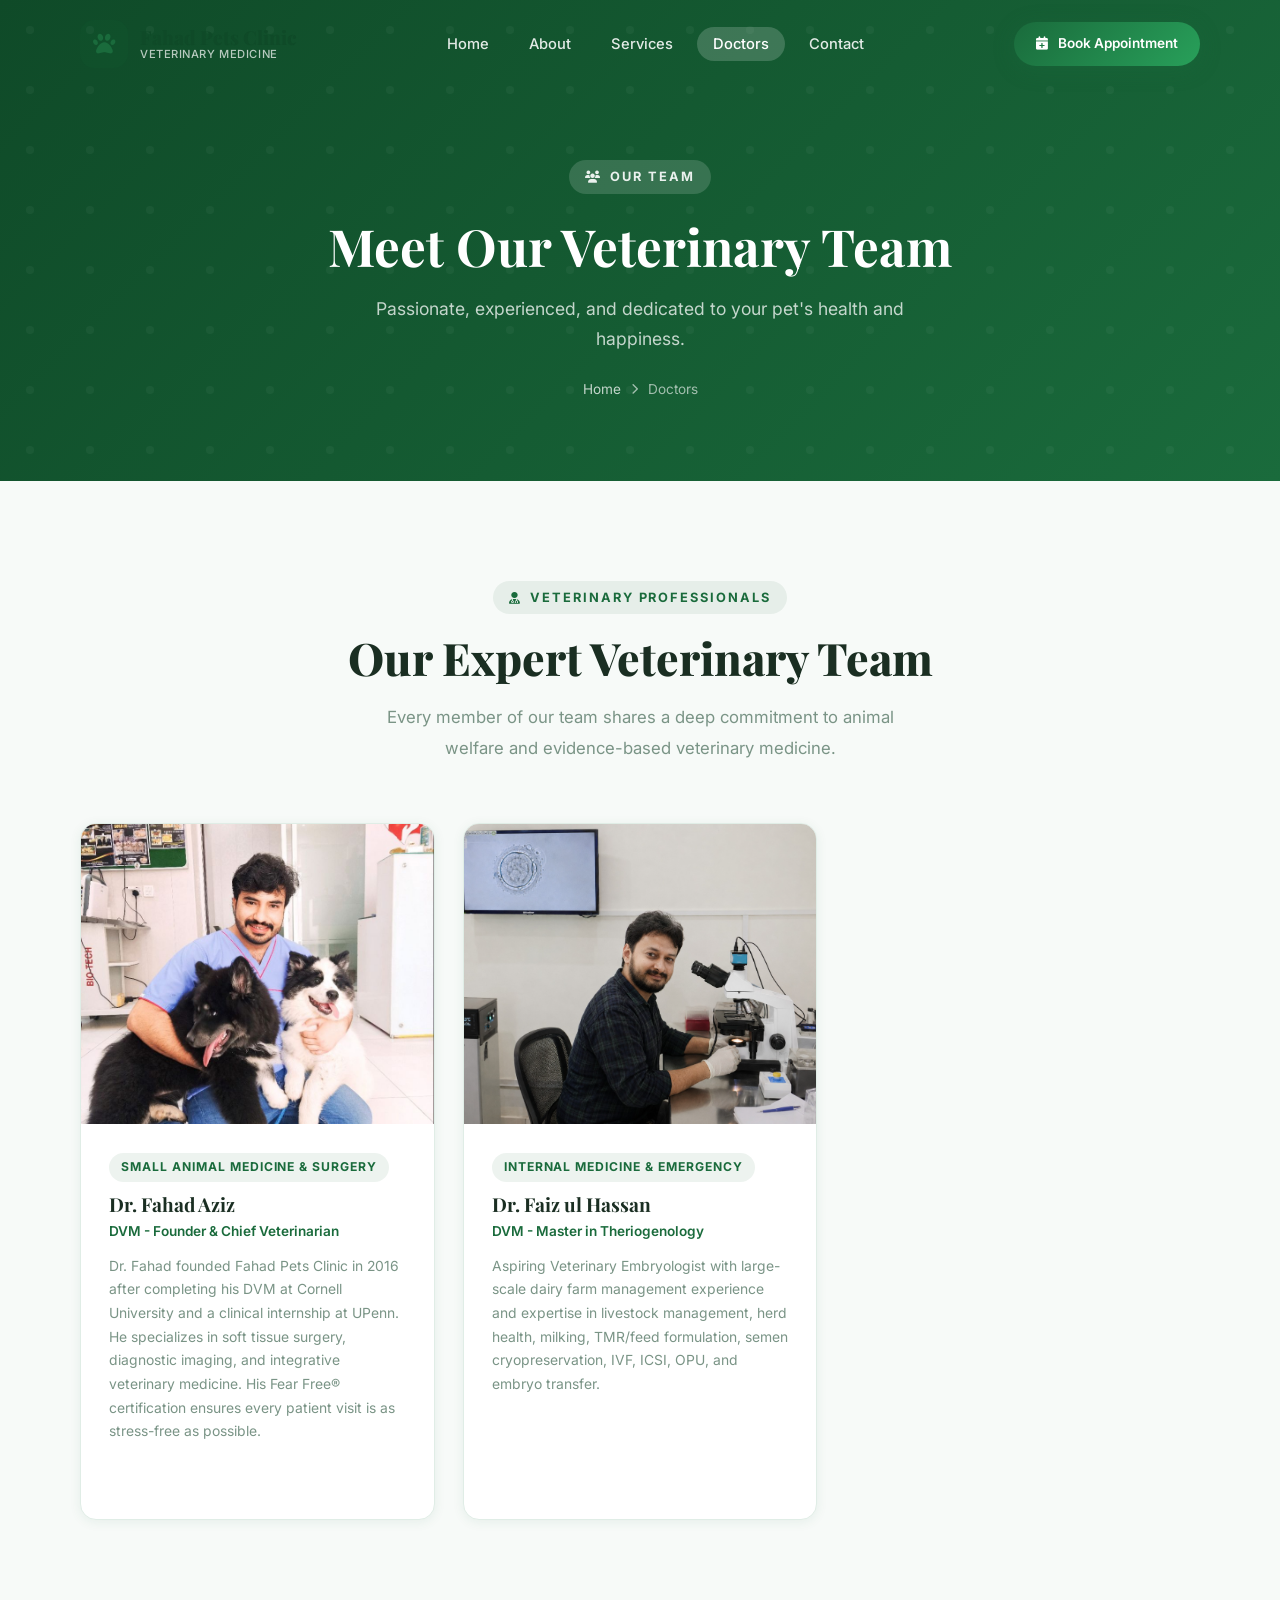
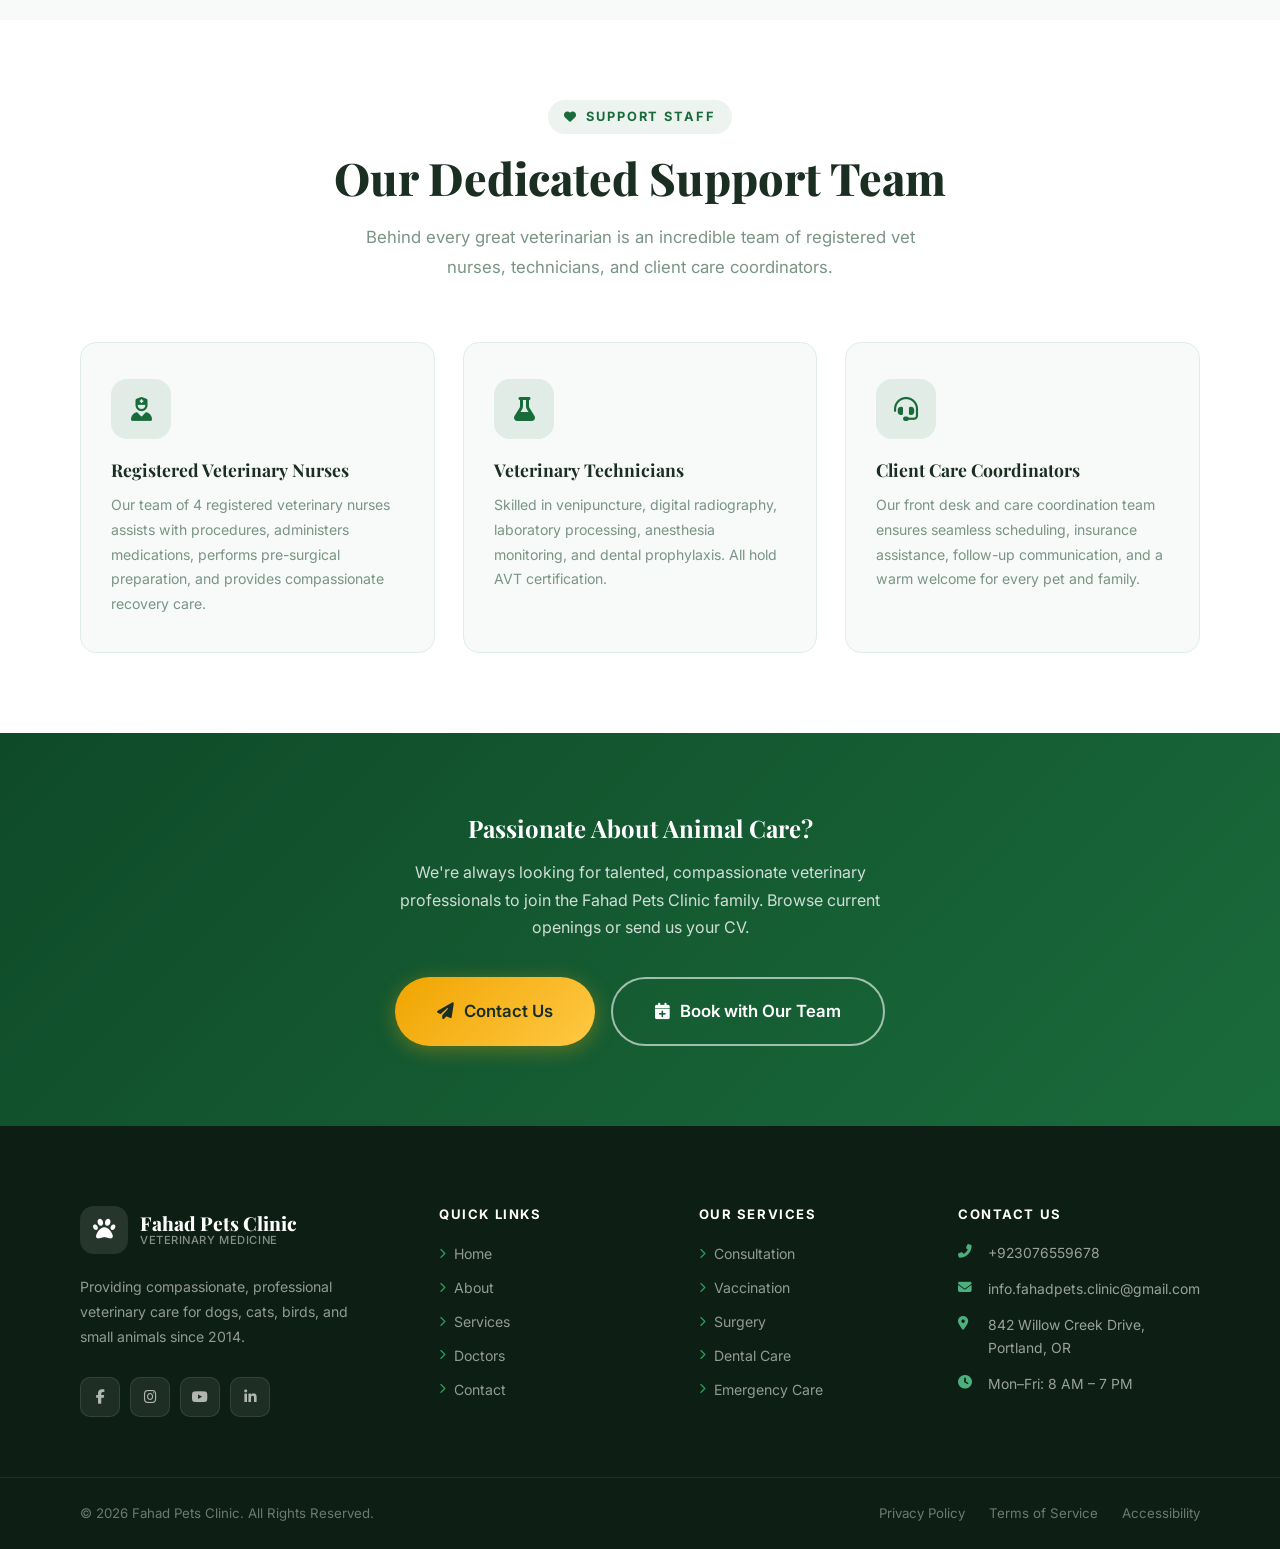
<file: doctors.html>
<!DOCTYPE html>
<html lang="en">
<head>
  <meta charset="UTF-8" />
  <meta name="viewport" content="width=device-width, initial-scale=1.0" />
  <meta name="description" content="Meet the compassionate veterinary team at Fahad Pets Clinic — expert care for dogs, cats, birds, and small animals." />
  <title>Our Veterinary Team — Fahad Pets Clinic | Doctors & Staff</title>
  <link rel="preconnect" href="https://fonts.googleapis.com" />
  <link rel="preconnect" href="https://fonts.gstatic.com" crossorigin />
  <link href="https://fonts.googleapis.com/css2?family=Playfair+Display:wght@700;800;900&family=Inter:wght@400;500;600;700&display=swap" rel="stylesheet" />
  <link rel="stylesheet" href="https://cdnjs.cloudflare.com/ajax/libs/font-awesome/6.5.0/css/all.min.css" />
  <link rel="stylesheet" href="css/style.css" />
</head>
<body>

<!-- NAVBAR -->
<nav id="navbar" class="navbar scrolled" aria-label="Main navigation">
  <div class="container">
    <div class="navbar-inner">
      <a href="index.html" class="navbar-logo" aria-label="Fahad Pets Clinic Home">
        <div class="logo-icon" style="background:rgba(26,107,60,0.1);box-shadow:none;" aria-hidden="true"><i class="fas fa-paw" style="color:var(--primary)"></i></div>
        <div class="logo-text"><span class="clinic-name" style="color:var(--primary-dark)">Fahad Pets Clinic</span><span class="clinic-tagline">Veterinary Medicine</span></div>
      </a>
      <ul class="navbar-menu" role="menubar">
        <li role="none"><a href="index.html" class="nav-link" role="menuitem">Home</a></li>
        <li role="none"><a href="about.html" class="nav-link" role="menuitem">About</a></li>
        <li role="none"><a href="services.html" class="nav-link" role="menuitem">Services</a></li>
        <li role="none"><a href="doctors.html" class="nav-link active" role="menuitem">Doctors</a></li>
        <li role="none"><a href="contact.html" class="nav-link" role="menuitem">Contact</a></li>
      </ul>
      <div class="navbar-cta">
        <a href="index.html#appointment" class="btn btn-primary btn-sm"><i class="fas fa-calendar-plus" aria-hidden="true"></i> Book Appointment</a>
      </div>
      <button id="hamburger" class="hamburger" aria-label="Open navigation menu" aria-expanded="false" aria-controls="mobileMenu"><span></span><span></span><span></span></button>
    </div>
  </div>
</nav>

<!-- MOBILE MENU -->
<div id="mobileOverlay" class="mobile-menu-overlay" aria-hidden="true"></div>
<nav id="mobileMenu" class="mobile-menu" aria-label="Mobile navigation">
  <div class="mobile-menu-header">
          <div class="navbar-logo"><div class="logo-icon" style="background:rgba(26,107,60,0.1);box-shadow:none;" aria-hidden="true"><i class="fas fa-paw" style="color:var(--primary)"></i></div><div class="logo-text"><span class="clinic-name" style="color:var(--primary-dark)">Fahad Pets Clinic</span><span class="clinic-tagline">Veterinary Medicine</span></div></div>
    <button id="mobileMenuClose" class="mobile-menu-close" aria-label="Close navigation menu"><i class="fas fa-times" aria-hidden="true"></i></button>
  </div>
  <ul class="mobile-nav-links" role="menu">
    <li role="none"><a href="index.html" class="mobile-nav-link" role="menuitem"><i class="fas fa-home" aria-hidden="true"></i> Home</a></li>
    <li role="none"><a href="about.html" class="mobile-nav-link" role="menuitem"><i class="fas fa-user-md" aria-hidden="true"></i> About</a></li>
    <li role="none"><a href="services.html" class="mobile-nav-link" role="menuitem"><i class="fas fa-stethoscope" aria-hidden="true"></i> Services</a></li>
    <li role="none"><a href="doctors.html" class="mobile-nav-link active" role="menuitem"><i class="fas fa-users" aria-hidden="true"></i> Doctors</a></li>
    <li role="none"><a href="contact.html" class="mobile-nav-link" role="menuitem"><i class="fas fa-envelope" aria-hidden="true"></i> Contact</a></li>
  </ul>
  <a href="index.html#appointment" class="mobile-cta"><i class="fas fa-calendar-plus" aria-hidden="true"></i> Book an Appointment</a>
</nav>

<main>

<!-- PAGE HERO -->
<section class="page-hero" aria-label="Page header">
  <div class="container" style="position:relative;z-index:2;">
    <div class="section-label" style="background:rgba(255,255,255,0.15);color:rgba(255,255,255,0.9);margin-bottom:20px;">
      <i class="fas fa-users" aria-hidden="true"></i> Our Team
    </div>
    <h1>Meet Our Veterinary Team</h1>
    <p>Passionate, experienced, and dedicated to your pet's health and happiness.</p>
    <nav class="breadcrumb" aria-label="Breadcrumb">
      <a href="index.html">Home</a>
      <i class="fas fa-chevron-right" aria-hidden="true"></i>
      <span aria-current="page">Doctors</span>
    </nav>
  </div>
</section>

<!-- DOCTORS SECTION -->
<section class="doctors-section" aria-labelledby="doctorsTitle">
  <div class="container">
    <div class="section-header center">
      <div class="section-label"><i class="fas fa-user-md" aria-hidden="true"></i> Veterinary Professionals</div>
      <h2 id="doctorsTitle" class="section-title reveal">Our Expert Veterinary Team</h2>
      <p class="section-subtitle reveal delay-1">Every member of our team shares a deep commitment to animal welfare and evidence-based veterinary medicine.</p>
    </div>

    <div class="doctors-grid">

      <!-- Dr. Fahad Mitchell -->
      <article class="doctor-card reveal delay-1">
        <div class="doctor-card-image">
          <img src="img/fahad.png" alt="Dr. Fahad, DVM — Founder & Chief Veterinarian" loading="lazy" />
          <div class="doctor-card-overlay">
            <div class="doctor-card-social" aria-label="Dr. Fahad's social profiles">
              <a href="#" aria-label="LinkedIn"><i class="fab fa-linkedin-in" aria-hidden="true"></i></a>
              <a href="#" aria-label="Facebook"><i class="fab fa-facebook-f" aria-hidden="true"></i></a>
              <a href="#" aria-label="Twitter/X"><i class="fab fa-twitter" aria-hidden="true"></i></a>
            </div>
          </div>
        </div>
        <div class="doctor-card-info">
          <div class="doctor-specialty-tag">Small Animal Medicine & Surgery</div>
          <h3>Dr. Fahad Aziz</h3>
          <p class="title">DVM - Founder & Chief Veterinarian</p>
          <p>Dr. Fahad founded Fahad Pets Clinic in 2016 after completing his DVM at Cornell University and a clinical internship at UPenn. He specializes in soft tissue surgery, diagnostic imaging, and integrative veterinary medicine. His Fear Free® certification ensures every patient visit is as stress-free as possible.</p>
          <div class="doctor-exp-badge" aria-label="10+ years experience">
          
          </div>
        </div>
      </article>

      <!-- Dr. James Chen -->
      <article class="doctor-card reveal delay-2">
        <div class="doctor-card-image">
          <img src="img/faiz.png" alt="Dr. Muhammad Faiz ul Hassan, Veterinary Internist" loading="lazy" />
          <div class="doctor-card-overlay">
            <div class="doctor-card-social" aria-label="Dr. Hassan's social profiles">
              <a href="#" aria-label="LinkedIn"><i class="fab fa-linkedin-in" aria-hidden="true"></i></a>
              <a href="#" aria-label="Facebook"><i class="fab fa-facebook-f" aria-hidden="true"></i></a>
              <a href="#" aria-label="Twitter/X"><i class="fab fa-twitter" aria-hidden="true"></i></a>
            </div>
          </div>
        </div>
        <div class="doctor-card-info">
          <div class="doctor-specialty-tag">Internal Medicine & Emergency</div>
          <h3>Dr. Faiz ul Hassan</h3>
          <p class="title">DVM - Master in Theriogenology</p>
          <p>Aspiring Veterinary Embryologist with large-scale dairy farm management experience and expertise in livestock management, herd health, milking, TMR/feed formulation, semen cryopreservation, IVF, ICSI, OPU, and embryo transfer.</p>
          <div class="doctor-exp-badge" aria-label="8 years experience">
             
          </div>
        </div>
      </article>

       
 

    </div>
  </div>
</section>

<!-- SUPPORT TEAM -->
<section style="background:var(--bg-white);padding:80px 0;" aria-labelledby="supportTeamTitle">
  <div class="container">
    <div class="section-header center">
      <div class="section-label"><i class="fas fa-heart" aria-hidden="true"></i> Support Staff</div>
      <h2 id="supportTeamTitle" class="section-title reveal">Our Dedicated Support Team</h2>
      <p class="section-subtitle reveal delay-1">Behind every great veterinarian is an incredible team of registered vet nurses, technicians, and client care coordinators.</p>
    </div>

    <div style="display:grid;grid-template-columns:repeat(3,1fr);gap:28px;" class="responsive-grid">
      <div class="why-card" style="background:var(--bg-light);border:1px solid var(--border-light);" class="reveal delay-1">
        <div class="why-icon" style="background:rgba(26,107,60,0.1);" aria-hidden="true"><i class="fas fa-user-nurse" style="color:var(--primary)"></i></div>
        <h3 style="color:var(--text-dark);">Registered Veterinary Nurses</h3>
        <p style="color:var(--text-light);">Our team of 4 registered veterinary nurses assists with procedures, administers medications, performs pre-surgical preparation, and provides compassionate recovery care.</p>
      </div>
      <div class="why-card" style="background:var(--bg-light);border:1px solid var(--border-light);" class="reveal delay-2">
        <div class="why-icon" style="background:rgba(26,107,60,0.1);" aria-hidden="true"><i class="fas fa-flask" style="color:var(--primary)"></i></div>
        <h3 style="color:var(--text-dark);">Veterinary Technicians</h3>
        <p style="color:var(--text-light);">Skilled in venipuncture, digital radiography, laboratory processing, anesthesia monitoring, and dental prophylaxis. All hold AVT certification.</p>
      </div>
      <div class="why-card" style="background:var(--bg-light);border:1px solid var(--border-light);" class="reveal delay-3">
        <div class="why-icon" style="background:rgba(26,107,60,0.1);" aria-hidden="true"><i class="fas fa-headset" style="color:var(--primary)"></i></div>
        <h3 style="color:var(--text-dark);">Client Care Coordinators</h3>
        <p style="color:var(--text-light);">Our front desk and care coordination team ensures seamless scheduling, insurance assistance, follow-up communication, and a warm welcome for every pet and family.</p>
      </div>
    </div>
  </div>
</section>

<!-- JOIN US BANNER -->
<section style="background:linear-gradient(135deg,var(--primary-dark),var(--primary));padding:80px 0;text-align:center;" aria-label="Join our team">
  <div class="container">
    <h2 style="color:white;margin-bottom:16px;">Passionate About Animal Care?</h2>
    <p style="color:rgba(255,255,255,0.8);max-width:520px;margin:0 auto 36px;">We're always looking for talented, compassionate veterinary professionals to join the Fahad Pets Clinic family. Browse current openings or send us your CV.</p>
    <div style="display:flex;gap:16px;justify-content:center;flex-wrap:wrap;">
      <a href="contact.html" class="btn btn-accent btn-lg"><i class="fas fa-paper-plane" aria-hidden="true"></i> Contact Us</a>
      <a href="index.html#appointment" class="btn btn-outline-white btn-lg"><i class="fas fa-calendar-plus" aria-hidden="true"></i> Book with Our Team</a>
    </div>
  </div>
</section>

</main>

<!-- FOOTER -->
<footer class="footer" aria-label="Site footer">
  <div class="footer-top">
    <div class="container">
      <div class="footer-grid">
        <div class="footer-brand">
          <div class="navbar-logo" style="margin-bottom:0;"><div class="logo-icon" aria-hidden="true"><i class="fas fa-paw"></i></div><div class="logo-text"><span class="clinic-name">Fahad Pets Clinic</span><span class="clinic-tagline">Veterinary Medicine</span></div></div>
          <p class="footer-desc">Providing compassionate, professional veterinary care for dogs, cats, birds, and small animals since 2014.</p>
          <div class="social-links" aria-label="Social media links">
            <a href="#" class="social-link" aria-label="Facebook"><i class="fab fa-facebook-f" aria-hidden="true"></i></a>
            <a href="#" class="social-link" aria-label="Instagram"><i class="fab fa-instagram" aria-hidden="true"></i></a>
            <a href="#" class="social-link" aria-label="YouTube"><i class="fab fa-youtube" aria-hidden="true"></i></a>
            <a href="#" class="social-link" aria-label="LinkedIn"><i class="fab fa-linkedin-in" aria-hidden="true"></i></a>
          </div>
        </div>
        <div class="footer-col"><h4>Quick Links</h4><ul class="footer-links"><li><a href="index.html" class="footer-link"><i class="fas fa-chevron-right" aria-hidden="true"></i> Home</a></li><li><a href="about.html" class="footer-link"><i class="fas fa-chevron-right" aria-hidden="true"></i> About</a></li><li><a href="services.html" class="footer-link"><i class="fas fa-chevron-right" aria-hidden="true"></i> Services</a></li><li><a href="doctors.html" class="footer-link"><i class="fas fa-chevron-right" aria-hidden="true"></i> Doctors</a></li><li><a href="contact.html" class="footer-link"><i class="fas fa-chevron-right" aria-hidden="true"></i> Contact</a></li></ul></div>
        <div class="footer-col"><h4>Our Services</h4><ul class="footer-links"><li><a href="services.html" class="footer-link"><i class="fas fa-chevron-right" aria-hidden="true"></i> Consultation</a></li><li><a href="services.html" class="footer-link"><i class="fas fa-chevron-right" aria-hidden="true"></i> Vaccination</a></li><li><a href="services.html" class="footer-link"><i class="fas fa-chevron-right" aria-hidden="true"></i> Surgery</a></li><li><a href="services.html" class="footer-link"><i class="fas fa-chevron-right" aria-hidden="true"></i> Dental Care</a></li><li><a href="services.html" class="footer-link"><i class="fas fa-chevron-right" aria-hidden="true"></i> Emergency Care</a></li></ul></div>
        <div class="footer-col"><h4>Contact Us</h4><div class="footer-contact-item"><i class="fas fa-phone-alt" aria-hidden="true"></i><span>+923076559678</span></div><div class="footer-contact-item"><i class="fas fa-envelope" aria-hidden="true"></i><span>info.fahadpets.clinic@gmail.com</span></div><div class="footer-contact-item"><i class="fas fa-map-marker-alt" aria-hidden="true"></i><span>842 Willow Creek Drive, Portland, OR</span></div><div class="footer-contact-item"><i class="fas fa-clock" aria-hidden="true"></i><span>Mon–Fri: 8 AM – 7 PM</span></div></div>
      </div>
    </div>
  </div>
  <div class="container"><div class="footer-bottom"><p class="footer-copyright">© 2026 Fahad Pets Clinic. All Rights Reserved.</p><nav class="footer-legal" aria-label="Legal links"><a href="#">Privacy Policy</a><a href="#">Terms of Service</a><a href="#">Accessibility</a></nav></div></div>
</footer>

<button id="backToTop" class="back-to-top" aria-label="Scroll back to top"><i class="fas fa-chevron-up" aria-hidden="true"></i></button>

<script src="js/script.js"></script>
</body>
</html>
</file>
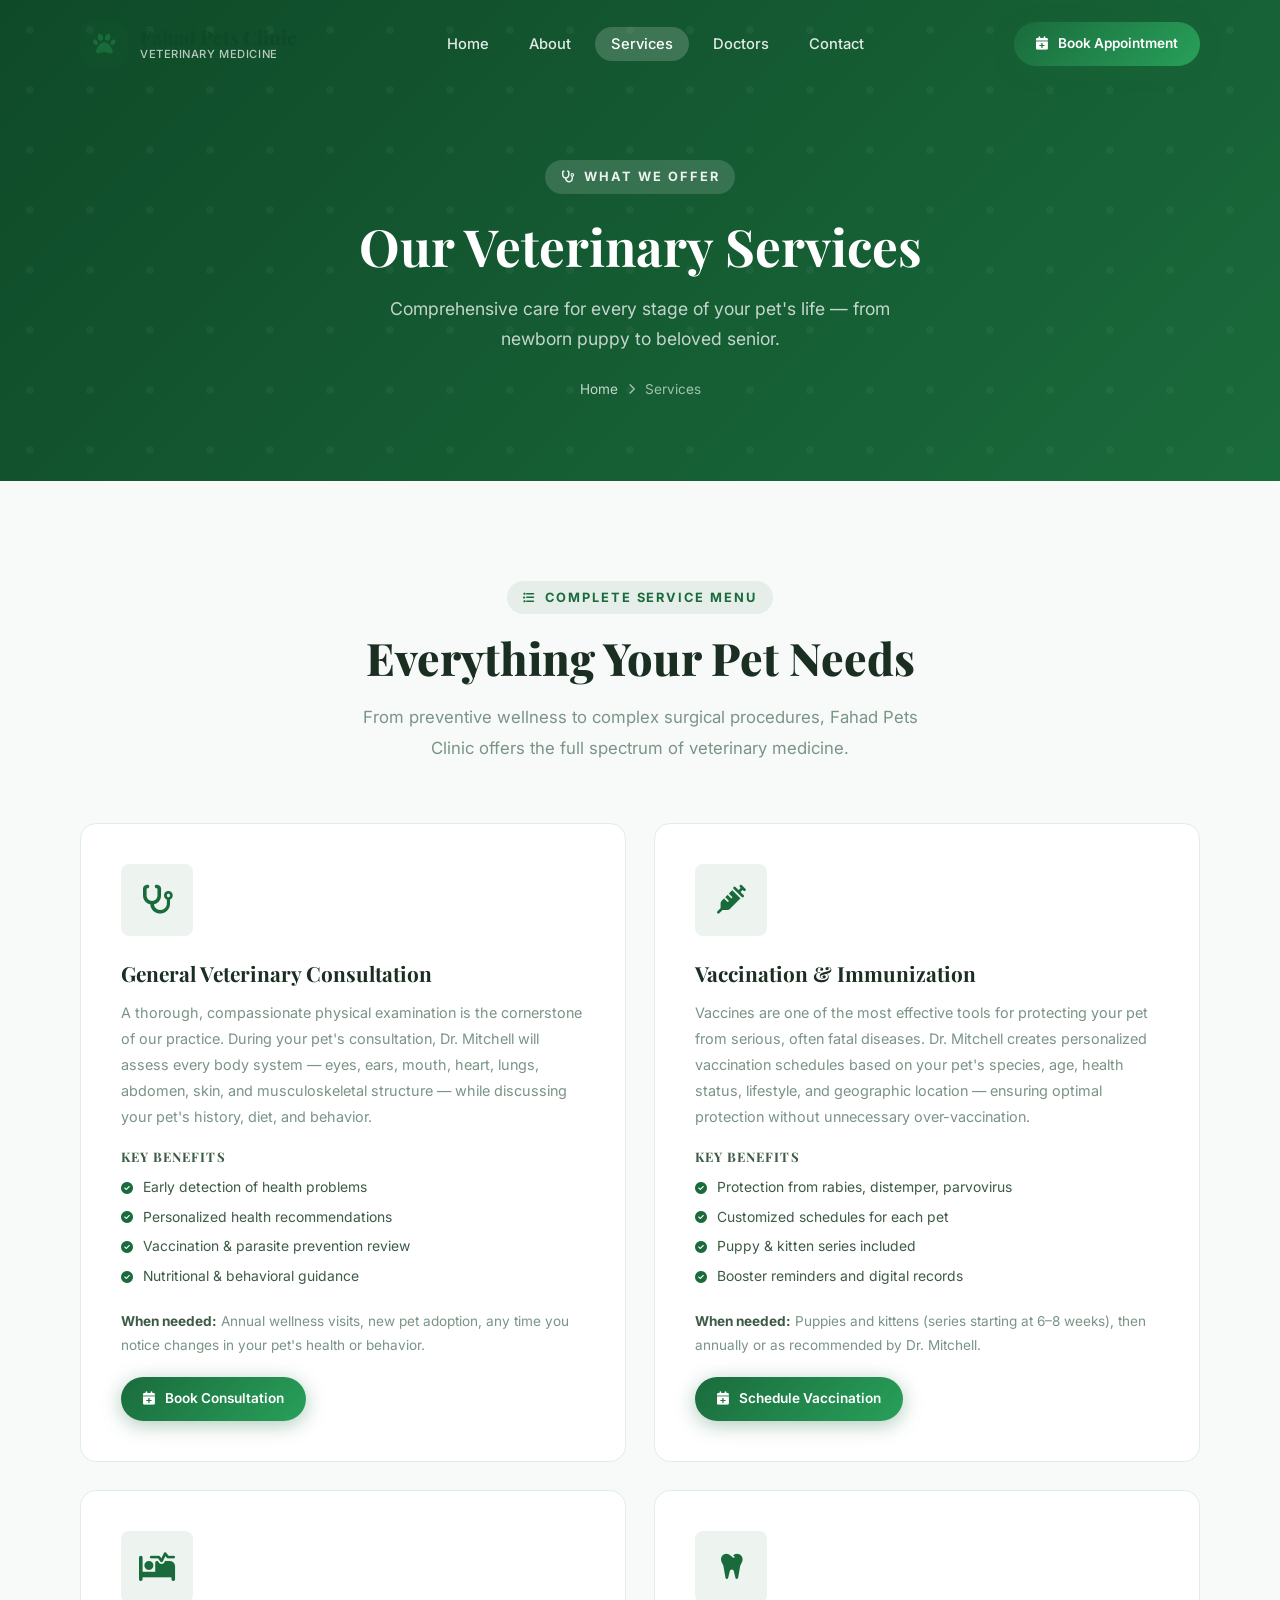
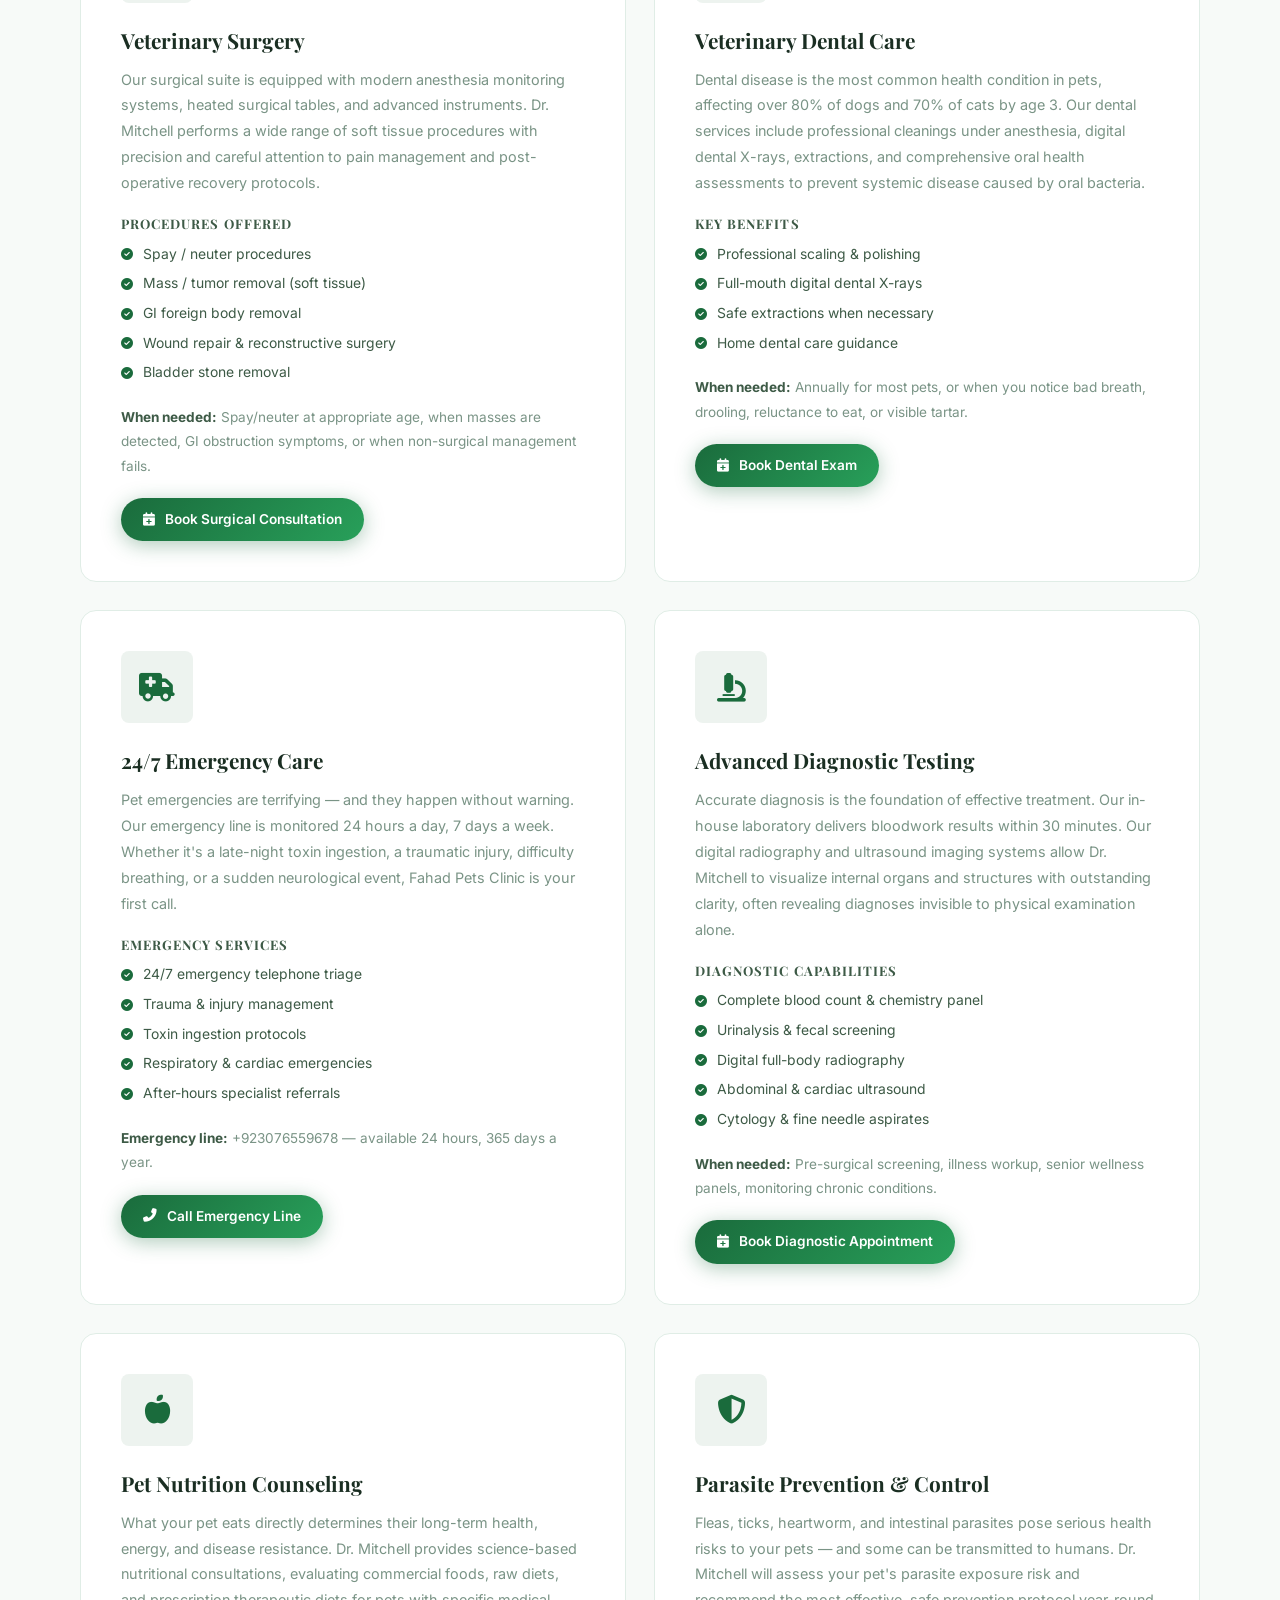
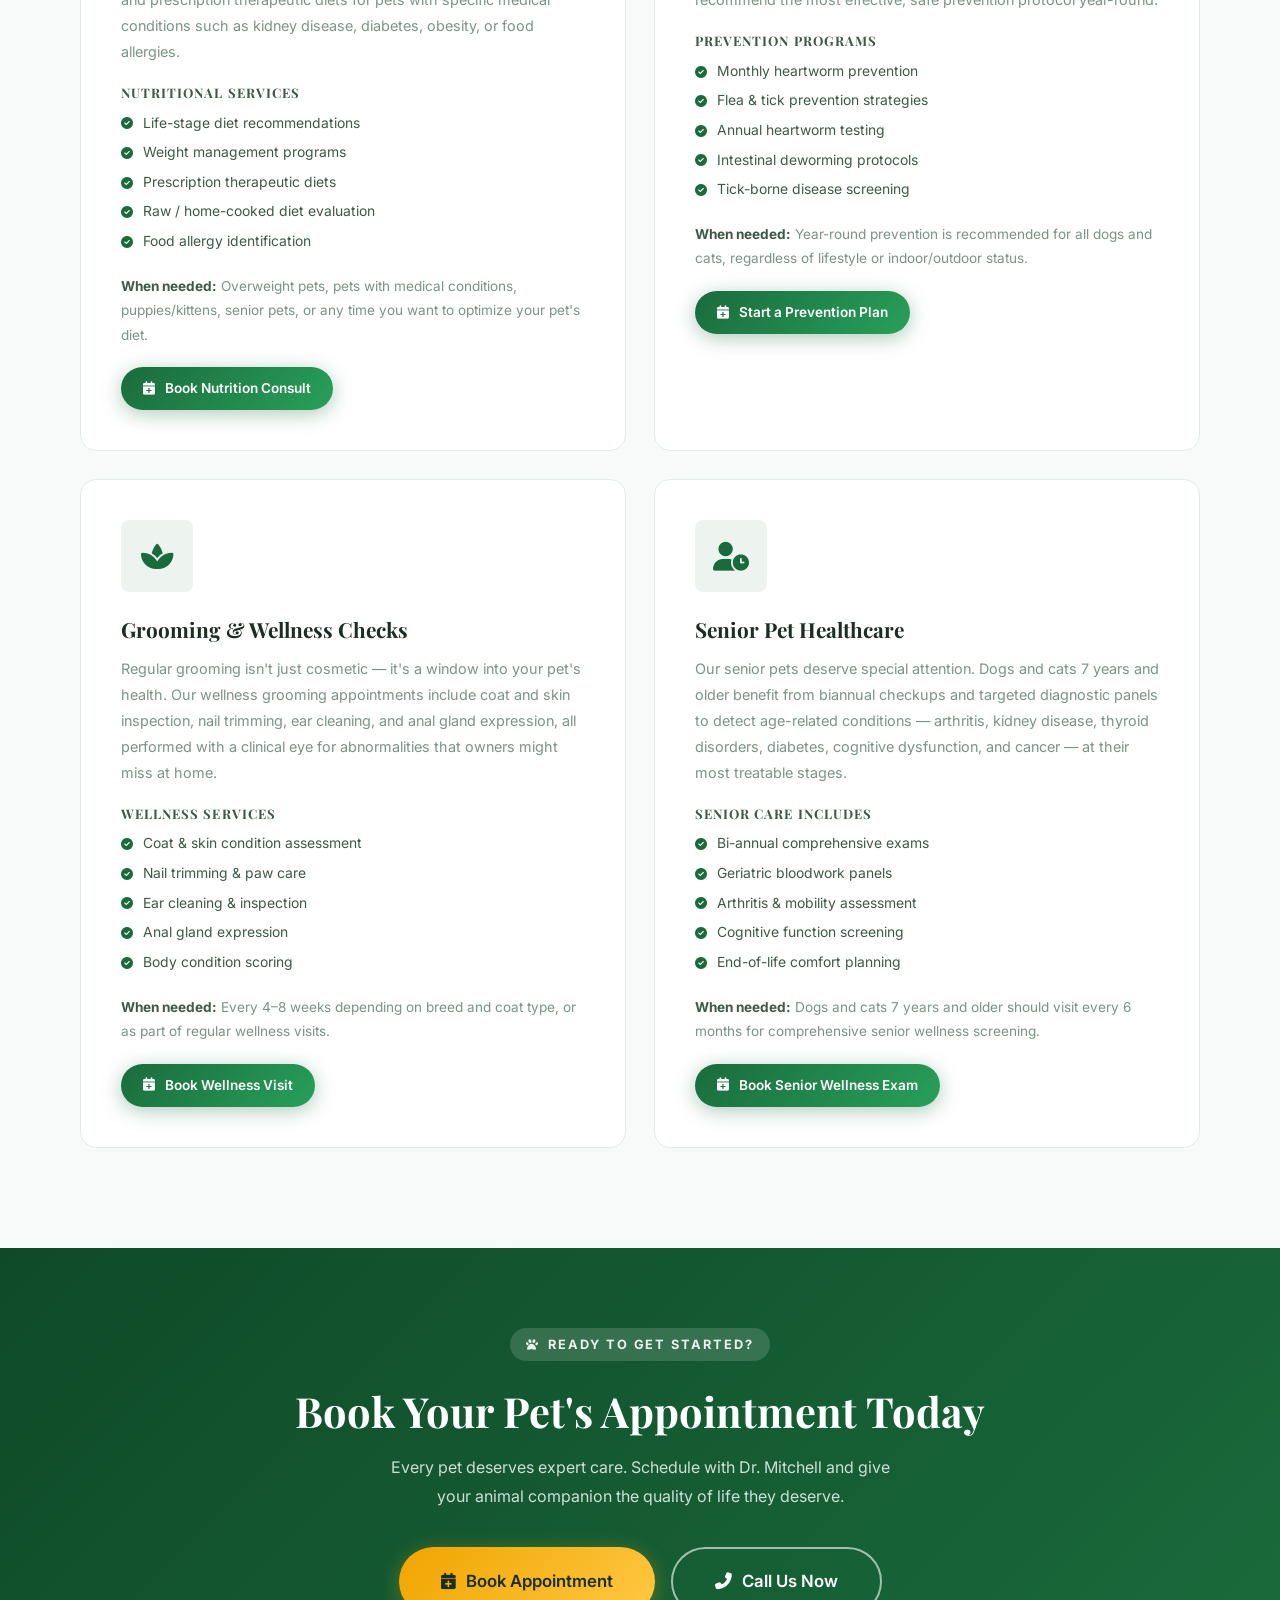
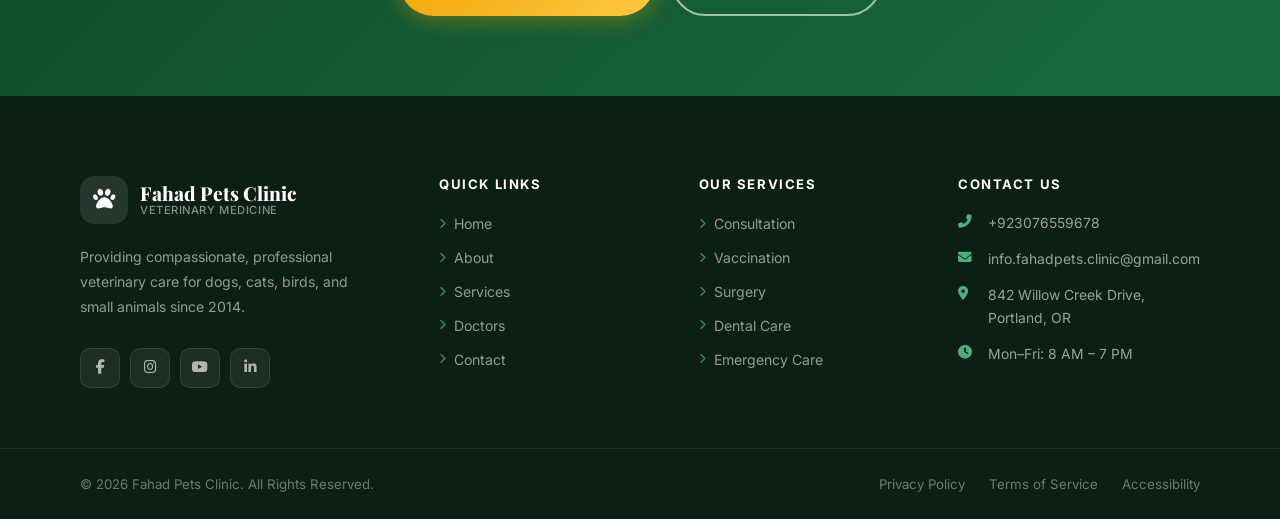
<file: services.html>
<!DOCTYPE html>
<html lang="en">
<head>
  <meta charset="UTF-8" />
  <meta name="viewport" content="width=device-width, initial-scale=1.0" />
  <meta name="description" content="Explore all veterinary services at Fahad Pets Clinic — General Consultation, Vaccination, Surgery, Dental Care, Emergency Care, Diagnostics, Nutrition, Parasite Prevention, Grooming, and Senior Pet Care." />
  <title>Veterinary Services — Fahad Pets Clinic | Dr. Sarah Mitchell, DVM</title>
  <link rel="preconnect" href="https://fonts.googleapis.com" />
  <link rel="preconnect" href="https://fonts.gstatic.com" crossorigin />
  <link href="https://fonts.googleapis.com/css2?family=Playfair+Display:wght@700;800;900&family=Inter:wght@400;500;600;700&display=swap" rel="stylesheet" />
  <link rel="stylesheet" href="https://cdnjs.cloudflare.com/ajax/libs/font-awesome/6.5.0/css/all.min.css" />
  <link rel="stylesheet" href="css/style.css" />
</head>
<body>

<!-- NAVBAR -->
<nav id="navbar" class="navbar scrolled" aria-label="Main navigation">
  <div class="container">
    <div class="navbar-inner">
      <a href="index.html" class="navbar-logo" aria-label="Fahad Pets Clinic Home">
        <div class="logo-icon" style="background:rgba(26,107,60,0.1);box-shadow:none;" aria-hidden="true"><i class="fas fa-paw" style="color:var(--primary)"></i></div>
        <div class="logo-text">
          <span class="clinic-name" style="color:var(--primary-dark)">Fahad Pets Clinic</span>
          <span class="clinic-tagline">Veterinary Medicine</span>
        </div>
      </a>
      <ul class="navbar-menu" role="menubar">
        <li role="none"><a href="index.html" class="nav-link" role="menuitem">Home</a></li>
        <li role="none"><a href="about.html" class="nav-link" role="menuitem">About</a></li>
        <li role="none"><a href="services.html" class="nav-link active" role="menuitem">Services</a></li>
        <li role="none"><a href="doctors.html" class="nav-link" role="menuitem">Doctors</a></li>
        <li role="none"><a href="contact.html" class="nav-link" role="menuitem">Contact</a></li>
      </ul>
      <div class="navbar-cta">
        <a href="index.html#appointment" class="btn btn-primary btn-sm"><i class="fas fa-calendar-plus" aria-hidden="true"></i> Book Appointment</a>
      </div>
      <button id="hamburger" class="hamburger" aria-label="Open navigation menu" aria-expanded="false" aria-controls="mobileMenu">
        <span></span><span></span><span></span>
      </button>
    </div>
  </div>
</nav>

<!-- MOBILE MENU -->
<div id="mobileOverlay" class="mobile-menu-overlay" aria-hidden="true"></div>
<nav id="mobileMenu" class="mobile-menu" aria-label="Mobile navigation">
  <div class="mobile-menu-header">
    <div class="navbar-logo">
      <div class="logo-icon" style="background:rgba(26,107,60,0.1);box-shadow:none;" aria-hidden="true"><i class="fas fa-paw" style="color:var(--primary)"></i></div>
      <div class="logo-text"><span class="clinic-name" style="color:var(--primary-dark)">Fahad Pets Clinic</span><span class="clinic-tagline">Veterinary Medicine</span></div>
    </div>
    <button id="mobileMenuClose" class="mobile-menu-close" aria-label="Close navigation menu"><i class="fas fa-times" aria-hidden="true"></i></button>
  </div>
  <ul class="mobile-nav-links" role="menu">
    <li role="none"><a href="index.html" class="mobile-nav-link" role="menuitem"><i class="fas fa-home" aria-hidden="true"></i> Home</a></li>
    <li role="none"><a href="about.html" class="mobile-nav-link" role="menuitem"><i class="fas fa-user-md" aria-hidden="true"></i> About</a></li>
    <li role="none"><a href="services.html" class="mobile-nav-link active" role="menuitem"><i class="fas fa-stethoscope" aria-hidden="true"></i> Services</a></li>
    <li role="none"><a href="doctors.html" class="mobile-nav-link" role="menuitem"><i class="fas fa-users" aria-hidden="true"></i> Doctors</a></li>
    <li role="none"><a href="contact.html" class="mobile-nav-link" role="menuitem"><i class="fas fa-envelope" aria-hidden="true"></i> Contact</a></li>
  </ul>
  <a href="index.html#appointment" class="mobile-cta"><i class="fas fa-calendar-plus" aria-hidden="true"></i> Book an Appointment</a>
</nav>

<main>

<!-- PAGE HERO -->
<section class="page-hero" aria-label="Page header">
  <div class="container" style="position:relative;z-index:2;">
    <div class="section-label" style="background:rgba(255,255,255,0.15);color:rgba(255,255,255,0.9);margin-bottom:20px;">
      <i class="fas fa-stethoscope" aria-hidden="true"></i> What We Offer
    </div>
    <h1>Our Veterinary Services</h1>
    <p>Comprehensive care for every stage of your pet's life — from newborn puppy to beloved senior.</p>
    <nav class="breadcrumb" aria-label="Breadcrumb">
      <a href="index.html">Home</a>
      <i class="fas fa-chevron-right" aria-hidden="true"></i>
      <span aria-current="page">Services</span>
    </nav>
  </div>
</section>

<!-- SERVICES DETAIL -->
<section class="services-page" aria-labelledby="servicesTitle">
  <div class="container">
    <div class="section-header center">
      <div class="section-label"><i class="fas fa-list-ul" aria-hidden="true"></i> Complete Service Menu</div>
      <h2 id="servicesTitle" class="section-title reveal">Everything Your Pet Needs</h2>
      <p class="section-subtitle reveal delay-1">From preventive wellness to complex surgical procedures, Fahad Pets Clinic offers the full spectrum of veterinary medicine.</p>
    </div>

    <div class="service-detail-grid">

      <!-- General Consultation -->
      <article id="consultation" class="service-detail-card reveal delay-1">
        <div class="service-detail-icon" aria-hidden="true"><i class="fas fa-stethoscope"></i></div>
        <h3>General Veterinary Consultation</h3>
        <p>A thorough, compassionate physical examination is the cornerstone of our practice. During your pet's consultation, Dr. Mitchell will assess every body system — eyes, ears, mouth, heart, lungs, abdomen, skin, and musculoskeletal structure — while discussing your pet's history, diet, and behavior.</p>
        <div class="service-benefits">
          <h5>Key Benefits</h5>
          <div class="benefit-item"><i class="fas fa-check-circle" aria-hidden="true"></i> Early detection of health problems</div>
          <div class="benefit-item"><i class="fas fa-check-circle" aria-hidden="true"></i> Personalized health recommendations</div>
          <div class="benefit-item"><i class="fas fa-check-circle" aria-hidden="true"></i> Vaccination & parasite prevention review</div>
          <div class="benefit-item"><i class="fas fa-check-circle" aria-hidden="true"></i> Nutritional & behavioral guidance</div>
        </div>
        <p style="font-size:0.85rem;color:var(--text-light);margin-bottom:20px;"><strong style="color:var(--text-medium);">When needed:</strong> Annual wellness visits, new pet adoption, any time you notice changes in your pet's health or behavior.</p>
        <a href="index.html#appointment" class="btn btn-primary btn-sm"><i class="fas fa-calendar-plus" aria-hidden="true"></i> Book Consultation</a>
      </article>

      <!-- Vaccination -->
      <article id="vaccination" class="service-detail-card reveal delay-2">
        <div class="service-detail-icon" aria-hidden="true"><i class="fas fa-syringe"></i></div>
        <h3>Vaccination & Immunization</h3>
        <p>Vaccines are one of the most effective tools for protecting your pet from serious, often fatal diseases. Dr. Mitchell creates personalized vaccination schedules based on your pet's species, age, health status, lifestyle, and geographic location — ensuring optimal protection without unnecessary over-vaccination.</p>
        <div class="service-benefits">
          <h5>Key Benefits</h5>
          <div class="benefit-item"><i class="fas fa-check-circle" aria-hidden="true"></i> Protection from rabies, distemper, parvovirus</div>
          <div class="benefit-item"><i class="fas fa-check-circle" aria-hidden="true"></i> Customized schedules for each pet</div>
          <div class="benefit-item"><i class="fas fa-check-circle" aria-hidden="true"></i> Puppy & kitten series included</div>
          <div class="benefit-item"><i class="fas fa-check-circle" aria-hidden="true"></i> Booster reminders and digital records</div>
        </div>
        <p style="font-size:0.85rem;color:var(--text-light);margin-bottom:20px;"><strong style="color:var(--text-medium);">When needed:</strong> Puppies and kittens (series starting at 6–8 weeks), then annually or as recommended by Dr. Mitchell.</p>
        <a href="index.html#appointment" class="btn btn-primary btn-sm"><i class="fas fa-calendar-plus" aria-hidden="true"></i> Schedule Vaccination</a>
      </article>

      <!-- Surgery -->
      <article id="surgery" class="service-detail-card reveal delay-1">
        <div class="service-detail-icon" aria-hidden="true"><i class="fas fa-procedures"></i></div>
        <h3>Veterinary Surgery</h3>
        <p>Our surgical suite is equipped with modern anesthesia monitoring systems, heated surgical tables, and advanced instruments. Dr. Mitchell performs a wide range of soft tissue procedures with precision and careful attention to pain management and post-operative recovery protocols.</p>
        <div class="service-benefits">
          <h5>Procedures Offered</h5>
          <div class="benefit-item"><i class="fas fa-check-circle" aria-hidden="true"></i> Spay / neuter procedures</div>
          <div class="benefit-item"><i class="fas fa-check-circle" aria-hidden="true"></i> Mass / tumor removal (soft tissue)</div>
          <div class="benefit-item"><i class="fas fa-check-circle" aria-hidden="true"></i> GI foreign body removal</div>
          <div class="benefit-item"><i class="fas fa-check-circle" aria-hidden="true"></i> Wound repair & reconstructive surgery</div>
          <div class="benefit-item"><i class="fas fa-check-circle" aria-hidden="true"></i> Bladder stone removal</div>
        </div>
        <p style="font-size:0.85rem;color:var(--text-light);margin-bottom:20px;"><strong style="color:var(--text-medium);">When needed:</strong> Spay/neuter at appropriate age, when masses are detected, GI obstruction symptoms, or when non-surgical management fails.</p>
        <a href="index.html#appointment" class="btn btn-primary btn-sm"><i class="fas fa-calendar-plus" aria-hidden="true"></i> Book Surgical Consultation</a>
      </article>

      <!-- Dental -->
      <article id="dental" class="service-detail-card reveal delay-2">
        <div class="service-detail-icon" aria-hidden="true"><i class="fas fa-tooth"></i></div>
        <h3>Veterinary Dental Care</h3>
        <p>Dental disease is the most common health condition in pets, affecting over 80% of dogs and 70% of cats by age 3. Our dental services include professional cleanings under anesthesia, digital dental X-rays, extractions, and comprehensive oral health assessments to prevent systemic disease caused by oral bacteria.</p>
        <div class="service-benefits">
          <h5>Key Benefits</h5>
          <div class="benefit-item"><i class="fas fa-check-circle" aria-hidden="true"></i> Professional scaling & polishing</div>
          <div class="benefit-item"><i class="fas fa-check-circle" aria-hidden="true"></i> Full-mouth digital dental X-rays</div>
          <div class="benefit-item"><i class="fas fa-check-circle" aria-hidden="true"></i> Safe extractions when necessary</div>
          <div class="benefit-item"><i class="fas fa-check-circle" aria-hidden="true"></i> Home dental care guidance</div>
        </div>
        <p style="font-size:0.85rem;color:var(--text-light);margin-bottom:20px;"><strong style="color:var(--text-medium);">When needed:</strong> Annually for most pets, or when you notice bad breath, drooling, reluctance to eat, or visible tartar.</p>
        <a href="index.html#appointment" class="btn btn-primary btn-sm"><i class="fas fa-calendar-plus" aria-hidden="true"></i> Book Dental Exam</a>
      </article>

      <!-- Emergency -->
      <article id="emergency" class="service-detail-card reveal delay-1">
        <div class="service-detail-icon" aria-hidden="true"><i class="fas fa-ambulance"></i></div>
        <h3>24/7 Emergency Care</h3>
        <p>Pet emergencies are terrifying — and they happen without warning. Our emergency line is monitored 24 hours a day, 7 days a week. Whether it's a late-night toxin ingestion, a traumatic injury, difficulty breathing, or a sudden neurological event, Fahad Pets Clinic is your first call.</p>
        <div class="service-benefits">
          <h5>Emergency Services</h5>
          <div class="benefit-item"><i class="fas fa-check-circle" aria-hidden="true"></i> 24/7 emergency telephone triage</div>
          <div class="benefit-item"><i class="fas fa-check-circle" aria-hidden="true"></i> Trauma & injury management</div>
          <div class="benefit-item"><i class="fas fa-check-circle" aria-hidden="true"></i> Toxin ingestion protocols</div>
          <div class="benefit-item"><i class="fas fa-check-circle" aria-hidden="true"></i> Respiratory & cardiac emergencies</div>
          <div class="benefit-item"><i class="fas fa-check-circle" aria-hidden="true"></i> After-hours specialist referrals</div>
        </div>
        <p style="font-size:0.85rem;color:var(--text-light);margin-bottom:20px;"><strong style="color:var(--text-medium);">Emergency line:</strong> +923076559678 — available 24 hours, 365 days a year.</p>
        <a href="tel:+923076559678" class="btn btn-primary btn-sm"><i class="fas fa-phone-alt" aria-hidden="true"></i> Call Emergency Line</a>
      </article>

      <!-- Diagnostics -->
      <article id="diagnostics" class="service-detail-card reveal delay-2">
        <div class="service-detail-icon" aria-hidden="true"><i class="fas fa-microscope"></i></div>
        <h3>Advanced Diagnostic Testing</h3>
        <p>Accurate diagnosis is the foundation of effective treatment. Our in-house laboratory delivers bloodwork results within 30 minutes. Our digital radiography and ultrasound imaging systems allow Dr. Mitchell to visualize internal organs and structures with outstanding clarity, often revealing diagnoses invisible to physical examination alone.</p>
        <div class="service-benefits">
          <h5>Diagnostic Capabilities</h5>
          <div class="benefit-item"><i class="fas fa-check-circle" aria-hidden="true"></i> Complete blood count & chemistry panel</div>
          <div class="benefit-item"><i class="fas fa-check-circle" aria-hidden="true"></i> Urinalysis & fecal screening</div>
          <div class="benefit-item"><i class="fas fa-check-circle" aria-hidden="true"></i> Digital full-body radiography</div>
          <div class="benefit-item"><i class="fas fa-check-circle" aria-hidden="true"></i> Abdominal & cardiac ultrasound</div>
          <div class="benefit-item"><i class="fas fa-check-circle" aria-hidden="true"></i> Cytology & fine needle aspirates</div>
        </div>
        <p style="font-size:0.85rem;color:var(--text-light);margin-bottom:20px;"><strong style="color:var(--text-medium);">When needed:</strong> Pre-surgical screening, illness workup, senior wellness panels, monitoring chronic conditions.</p>
        <a href="index.html#appointment" class="btn btn-primary btn-sm"><i class="fas fa-calendar-plus" aria-hidden="true"></i> Book Diagnostic Appointment</a>
      </article>

      <!-- Nutrition -->
      <article id="nutrition" class="service-detail-card reveal delay-1">
        <div class="service-detail-icon" aria-hidden="true"><i class="fas fa-apple-alt"></i></div>
        <h3>Pet Nutrition Counseling</h3>
        <p>What your pet eats directly determines their long-term health, energy, and disease resistance. Dr. Mitchell provides science-based nutritional consultations, evaluating commercial foods, raw diets, and prescription therapeutic diets for pets with specific medical conditions such as kidney disease, diabetes, obesity, or food allergies.</p>
        <div class="service-benefits">
          <h5>Nutritional Services</h5>
          <div class="benefit-item"><i class="fas fa-check-circle" aria-hidden="true"></i> Life-stage diet recommendations</div>
          <div class="benefit-item"><i class="fas fa-check-circle" aria-hidden="true"></i> Weight management programs</div>
          <div class="benefit-item"><i class="fas fa-check-circle" aria-hidden="true"></i> Prescription therapeutic diets</div>
          <div class="benefit-item"><i class="fas fa-check-circle" aria-hidden="true"></i> Raw / home-cooked diet evaluation</div>
          <div class="benefit-item"><i class="fas fa-check-circle" aria-hidden="true"></i> Food allergy identification</div>
        </div>
        <p style="font-size:0.85rem;color:var(--text-light);margin-bottom:20px;"><strong style="color:var(--text-medium);">When needed:</strong> Overweight pets, pets with medical conditions, puppies/kittens, senior pets, or any time you want to optimize your pet's diet.</p>
        <a href="index.html#appointment" class="btn btn-primary btn-sm"><i class="fas fa-calendar-plus" aria-hidden="true"></i> Book Nutrition Consult</a>
      </article>

      <!-- Parasite Prevention -->
      <article id="preventive" class="service-detail-card reveal delay-2">
        <div class="service-detail-icon" aria-hidden="true"><i class="fas fa-shield-alt"></i></div>
        <h3>Parasite Prevention & Control</h3>
        <p>Fleas, ticks, heartworm, and intestinal parasites pose serious health risks to your pets — and some can be transmitted to humans. Dr. Mitchell will assess your pet's parasite exposure risk and recommend the most effective, safe prevention protocol year-round.</p>
        <div class="service-benefits">
          <h5>Prevention Programs</h5>
          <div class="benefit-item"><i class="fas fa-check-circle" aria-hidden="true"></i> Monthly heartworm prevention</div>
          <div class="benefit-item"><i class="fas fa-check-circle" aria-hidden="true"></i> Flea & tick prevention strategies</div>
          <div class="benefit-item"><i class="fas fa-check-circle" aria-hidden="true"></i> Annual heartworm testing</div>
          <div class="benefit-item"><i class="fas fa-check-circle" aria-hidden="true"></i> Intestinal deworming protocols</div>
          <div class="benefit-item"><i class="fas fa-check-circle" aria-hidden="true"></i> Tick-borne disease screening</div>
        </div>
        <p style="font-size:0.85rem;color:var(--text-light);margin-bottom:20px;"><strong style="color:var(--text-medium);">When needed:</strong> Year-round prevention is recommended for all dogs and cats, regardless of lifestyle or indoor/outdoor status.</p>
        <a href="index.html#appointment" class="btn btn-primary btn-sm"><i class="fas fa-calendar-plus" aria-hidden="true"></i> Start a Prevention Plan</a>
      </article>

      <!-- Grooming / Wellness -->
      <article id="wellness" class="service-detail-card reveal delay-1">
        <div class="service-detail-icon" aria-hidden="true"><i class="fas fa-spa"></i></div>
        <h3>Grooming & Wellness Checks</h3>
        <p>Regular grooming isn't just cosmetic — it's a window into your pet's health. Our wellness grooming appointments include coat and skin inspection, nail trimming, ear cleaning, and anal gland expression, all performed with a clinical eye for abnormalities that owners might miss at home.</p>
        <div class="service-benefits">
          <h5>Wellness Services</h5>
          <div class="benefit-item"><i class="fas fa-check-circle" aria-hidden="true"></i> Coat & skin condition assessment</div>
          <div class="benefit-item"><i class="fas fa-check-circle" aria-hidden="true"></i> Nail trimming & paw care</div>
          <div class="benefit-item"><i class="fas fa-check-circle" aria-hidden="true"></i> Ear cleaning & inspection</div>
          <div class="benefit-item"><i class="fas fa-check-circle" aria-hidden="true"></i> Anal gland expression</div>
          <div class="benefit-item"><i class="fas fa-check-circle" aria-hidden="true"></i> Body condition scoring</div>
        </div>
        <p style="font-size:0.85rem;color:var(--text-light);margin-bottom:20px;"><strong style="color:var(--text-medium);">When needed:</strong> Every 4–8 weeks depending on breed and coat type, or as part of regular wellness visits.</p>
        <a href="index.html#appointment" class="btn btn-primary btn-sm"><i class="fas fa-calendar-plus" aria-hidden="true"></i> Book Wellness Visit</a>
      </article>

      <!-- Senior Pet Care -->
      <article id="senior" class="service-detail-card reveal delay-2">
        <div class="service-detail-icon" aria-hidden="true"><i class="fas fa-user-clock"></i></div>
        <h3>Senior Pet Healthcare</h3>
        <p>Our senior pets deserve special attention. Dogs and cats 7 years and older benefit from biannual checkups and targeted diagnostic panels to detect age-related conditions — arthritis, kidney disease, thyroid disorders, diabetes, cognitive dysfunction, and cancer — at their most treatable stages.</p>
        <div class="service-benefits">
          <h5>Senior Care Includes</h5>
          <div class="benefit-item"><i class="fas fa-check-circle" aria-hidden="true"></i> Bi-annual comprehensive exams</div>
          <div class="benefit-item"><i class="fas fa-check-circle" aria-hidden="true"></i> Geriatric bloodwork panels</div>
          <div class="benefit-item"><i class="fas fa-check-circle" aria-hidden="true"></i> Arthritis & mobility assessment</div>
          <div class="benefit-item"><i class="fas fa-check-circle" aria-hidden="true"></i> Cognitive function screening</div>
          <div class="benefit-item"><i class="fas fa-check-circle" aria-hidden="true"></i> End-of-life comfort planning</div>
        </div>
        <p style="font-size:0.85rem;color:var(--text-light);margin-bottom:20px;"><strong style="color:var(--text-medium);">When needed:</strong> Dogs and cats 7 years and older should visit every 6 months for comprehensive senior wellness screening.</p>
        <a href="index.html#appointment" class="btn btn-primary btn-sm"><i class="fas fa-calendar-plus" aria-hidden="true"></i> Book Senior Wellness Exam</a>
      </article>

    </div>
  </div>
</section>

<!-- CTA BANNER -->
<section style="background:linear-gradient(135deg,var(--primary-dark),var(--primary));padding:80px 0;text-align:center;" aria-label="Call to action">
  <div class="container">
    <div class="section-label" style="background:rgba(255,255,255,0.15);color:rgba(255,255,255,0.9);margin:0 auto 24px;display:inline-flex;">
      <i class="fas fa-paw" aria-hidden="true"></i> Ready to Get Started?
    </div>
    <h2 style="color:white;font-size:clamp(1.8rem,4vw,2.6rem);margin-bottom:16px;">Book Your Pet's Appointment Today</h2>
    <p style="color:rgba(255,255,255,0.8);max-width:520px;margin:0 auto 36px;line-height:1.8;">Every pet deserves expert care. Schedule with Dr. Mitchell and give your animal companion the quality of life they deserve.</p>
    <div style="display:flex;gap:16px;justify-content:center;flex-wrap:wrap;">
      <a href="index.html#appointment" class="btn btn-accent btn-lg"><i class="fas fa-calendar-plus" aria-hidden="true"></i> Book Appointment</a>
      <a href="contact.html" class="btn btn-outline-white btn-lg"><i class="fas fa-phone-alt" aria-hidden="true"></i> Call Us Now</a>
    </div>
  </div>
</section>

</main>

<!-- FOOTER -->
<footer class="footer" aria-label="Site footer">
  <div class="footer-top">
    <div class="container">
      <div class="footer-grid">
        <div class="footer-brand">
          <div class="navbar-logo" style="margin-bottom:0;"><div class="logo-icon" aria-hidden="true"><i class="fas fa-paw"></i></div><div class="logo-text"><span class="clinic-name">Fahad Pets Clinic</span><span class="clinic-tagline">Veterinary Medicine</span></div></div>
          <p class="footer-desc">Providing compassionate, professional veterinary care for dogs, cats, birds, and small animals since 2014.</p>
          <div class="social-links" aria-label="Social media links">
            <a href="#" class="social-link" aria-label="Facebook"><i class="fab fa-facebook-f" aria-hidden="true"></i></a>
            <a href="#" class="social-link" aria-label="Instagram"><i class="fab fa-instagram" aria-hidden="true"></i></a>
            <a href="#" class="social-link" aria-label="YouTube"><i class="fab fa-youtube" aria-hidden="true"></i></a>
            <a href="#" class="social-link" aria-label="LinkedIn"><i class="fab fa-linkedin-in" aria-hidden="true"></i></a>
          </div>
        </div>
        <div class="footer-col">
          <h4>Quick Links</h4>
          <ul class="footer-links">
            <li><a href="index.html" class="footer-link"><i class="fas fa-chevron-right" aria-hidden="true"></i> Home</a></li>
            <li><a href="about.html" class="footer-link"><i class="fas fa-chevron-right" aria-hidden="true"></i> About</a></li>
            <li><a href="services.html" class="footer-link"><i class="fas fa-chevron-right" aria-hidden="true"></i> Services</a></li>
            <li><a href="doctors.html" class="footer-link"><i class="fas fa-chevron-right" aria-hidden="true"></i> Doctors</a></li>
            <li><a href="contact.html" class="footer-link"><i class="fas fa-chevron-right" aria-hidden="true"></i> Contact</a></li>
          </ul>
        </div>
        <div class="footer-col">
          <h4>Our Services</h4>
          <ul class="footer-links">
            <li><a href="#consultation" class="footer-link"><i class="fas fa-chevron-right" aria-hidden="true"></i> Consultation</a></li>
            <li><a href="#vaccination" class="footer-link"><i class="fas fa-chevron-right" aria-hidden="true"></i> Vaccination</a></li>
            <li><a href="#surgery" class="footer-link"><i class="fas fa-chevron-right" aria-hidden="true"></i> Surgery</a></li>
            <li><a href="#dental" class="footer-link"><i class="fas fa-chevron-right" aria-hidden="true"></i> Dental Care</a></li>
            <li><a href="#emergency" class="footer-link"><i class="fas fa-chevron-right" aria-hidden="true"></i> Emergency Care</a></li>
          </ul>
        </div>
          <div class="footer-col">
          <h4>Contact Us</h4>
          <div class="footer-contact-item"><i class="fas fa-phone-alt" aria-hidden="true"></i><span>+923076559678</span></div>
          <div class="footer-contact-item"><i class="fas fa-envelope" aria-hidden="true"></i><span>info.fahadpets.clinic@gmail.com</span></div>
          <div class="footer-contact-item"><i class="fas fa-map-marker-alt" aria-hidden="true"></i><span>842 Willow Creek Drive, Portland, OR</span></div>
          <div class="footer-contact-item"><i class="fas fa-clock" aria-hidden="true"></i><span>Mon–Fri: 8 AM – 7 PM</span></div>
        </div>
      </div>
    </div>
  </div>
  <div class="container">
    <div class="footer-bottom">
      <p class="footer-copyright">© 2026 Fahad Pets Clinic. All Rights Reserved.</p>
      <nav class="footer-legal" aria-label="Legal links"><a href="#">Privacy Policy</a><a href="#">Terms of Service</a><a href="#">Accessibility</a></nav>
    </div>
  </div>
</footer>

<button id="backToTop" class="back-to-top" aria-label="Scroll back to top"><i class="fas fa-chevron-up" aria-hidden="true"></i></button>

<script src="js/script.js"></script>
</body>
</html>
</file>
<file: css/style.css>
/* ==========================================================================
  Fahad Pets Clinic Website - Main Stylesheet
  Author: Fahad Pets Clinic
   ========================================================================== */

/* ===================== CSS VARIABLES ===================== */
:root {
  /* Color Palette */
  --primary: #1a6b3c;
  --primary-dark: #0f4a28;
  --primary-light: #28a05a;
  --secondary: #4caf7d;
  --accent: #f0a500;
  --accent-light: #ffc844;

  --bg-white: #ffffff;
  --bg-light: #f7faf8;
  --bg-beige: #faf8f4;
  --bg-dark: #0d1f14;

  --text-dark: #1a2e22;
  --text-medium: #3d5a46;
  --text-light: #7a9486;
  --text-muted: #b0c4b8;

  --border-light: #e0ede6;
  --shadow-sm: 0 2px 12px rgba(26, 107, 60, 0.08);
  --shadow-md: 0 8px 32px rgba(26, 107, 60, 0.12);
  --shadow-lg: 0 20px 60px rgba(26, 107, 60, 0.18);
  --shadow-hover: 0 12px 40px rgba(26, 107, 60, 0.22);

  /* Typography */
  --font-heading: 'Playfair Display', serif;
  --font-body: 'Inter', sans-serif;

  /* Spacing */
  --section-padding: 100px 0;
  --container-max: 1280px;
  --border-radius: 16px;
  --border-radius-sm: 8px;
  --border-radius-lg: 24px;
  --border-radius-xl: 40px;

  /* Transitions */
  --transition: all 0.3s cubic-bezier(0.4, 0, 0.2, 1);
  --transition-slow: all 0.6s cubic-bezier(0.4, 0, 0.2, 1);

  /* Z-index */
  --z-navbar: 1000;
  --z-modal: 2000;
  --z-tooltip: 3000;
}

/* ===================== RESET & BASE ===================== */
*, *::before, *::after {
  margin: 0;
  padding: 0;
  box-sizing: border-box;
}

html {
  scroll-behavior: smooth;
  font-size: 16px;
}

body {
  font-family: var(--font-body);
  color: var(--text-dark);
  background: var(--bg-white);
  line-height: 1.7;
  overflow-x: hidden;
}

img {
  max-width: 100%;
  height: auto;
  display: block;
}

a {
  text-decoration: none;
  color: inherit;
  transition: var(--transition);
}

ul, ol {
  list-style: none;
}

button {
  cursor: pointer;
  border: none;
  background: none;
  font-family: var(--font-body);
}

input, textarea, select {
  font-family: var(--font-body);
}

/* ===================== TYPOGRAPHY ===================== */
h1, h2, h3, h4, h5, h6 {
  font-family: var(--font-heading);
  line-height: 1.25;
  font-weight: 700;
}

.section-label {
  display: inline-flex;
  align-items: center;
  gap: 8px;
  font-size: 0.8rem;
  font-weight: 700;
  letter-spacing: 0.15em;
  text-transform: uppercase;
  color: var(--primary);
  background: rgba(26, 107, 60, 0.08);
  padding: 6px 16px;
  border-radius: 50px;
  margin-bottom: 16px;
}

.section-label i {
  font-size: 0.75rem;
}

.section-title {
  font-size: clamp(2rem, 4vw, 2.8rem);
  color: var(--text-dark);
  margin-bottom: 16px;
  font-weight: 800;
}

.section-subtitle {
  font-size: 1.05rem;
  color: var(--text-light);
  max-width: 560px;
  line-height: 1.8;
}

.section-header {
  margin-bottom: 60px;
}

.section-header.center {
  text-align: center;
}

.section-header.center .section-subtitle {
  margin: 0 auto;
}

/* ===================== LAYOUT ===================== */
.container {
  max-width: var(--container-max);
  margin: 0 auto;
  padding: 0 40px;
}

section {
  padding: var(--section-padding);
}

/* ===================== BUTTONS ===================== */
.btn {
  display: inline-flex;
  align-items: center;
  gap: 10px;
  padding: 14px 32px;
  border-radius: 50px;
  font-size: 0.95rem;
  font-weight: 600;
  transition: var(--transition);
  white-space: nowrap;
  position: relative;
  overflow: hidden;
}

.btn::before {
  content: '';
  position: absolute;
  top: 50%;
  left: 50%;
  transform: translate(-50%, -50%) scale(0);
  width: 200%;
  padding-bottom: 200%;
  border-radius: 50%;
  background: rgba(255, 255, 255, 0.15);
  transition: transform 0.5s ease;
}

.btn:hover::before {
  transform: translate(-50%, -50%) scale(1);
}

.btn-primary {
  background: linear-gradient(135deg, var(--primary), var(--primary-light));
  color: white;
  box-shadow: 0 4px 20px rgba(26, 107, 60, 0.35);
}

.btn-primary:hover {
  transform: translateY(-3px);
  box-shadow: 0 8px 30px rgba(26, 107, 60, 0.45);
}

.btn-secondary {
  background: white;
  color: var(--primary);
  border: 2px solid var(--primary);
  box-shadow: var(--shadow-sm);
}

.btn-secondary:hover {
  background: var(--primary);
  color: white;
  transform: translateY(-3px);
  box-shadow: var(--shadow-md);
}

.btn-outline-white {
  background: transparent;
  color: white;
  border: 2px solid rgba(255, 255, 255, 0.6);
}

.btn-outline-white:hover {
  background: white;
  color: var(--primary);
  border-color: white;
  transform: translateY(-3px);
}

.btn-accent {
  background: linear-gradient(135deg, var(--accent), var(--accent-light));
  color: var(--text-dark);
  box-shadow: 0 4px 20px rgba(240, 165, 0, 0.35);
}

.btn-accent:hover {
  transform: translateY(-3px);
  box-shadow: 0 8px 30px rgba(240, 165, 0, 0.45);
}

.btn-lg {
  padding: 18px 42px;
  font-size: 1.05rem;
}

.btn-sm {
  padding: 10px 22px;
  font-size: 0.85rem;
}

/* ===================== NAVBAR ===================== */
.navbar {
  position: fixed;
  top: 0;
  left: 0;
  right: 0;
  z-index: var(--z-navbar);
  padding: 20px 0;
  transition: var(--transition);
  background: transparent;
}

.navbar.scrolled {
  background: rgba(255, 255, 255, 0.97);
  padding: 14px 0;
  box-shadow: 0 2px 30px rgba(26, 107, 60, 0.12);
  backdrop-filter: blur(20px);
}

.navbar-inner {
  display: flex;
  align-items: center;
  justify-content: space-between;
  gap: 40px;
}

.navbar-logo {
  display: flex;
  align-items: center;
  gap: 12px;
  flex-shrink: 0;
}

.logo-icon {
  width: 48px;
  height: 48px;
  background: linear-gradient(135deg, var(--primary), var(--primary-light));
  border-radius: 14px;
  display: flex;
  align-items: center;
  justify-content: center;
  color: white;
  font-size: 1.4rem;
  flex-shrink: 0;
  box-shadow: 0 4px 16px rgba(26, 107, 60, 0.3);
}

.logo-text {
  display: flex;
  flex-direction: column;
  line-height: 1.1;
}

.logo-text .clinic-name {
  font-family: var(--font-heading);
  font-size: 1.2rem;
  font-weight: 800;
  color: var(--primary-dark);
}

.logo-text .clinic-tagline {
  font-size: 0.7rem;
  color: var(--text-light);
  font-weight: 500;
  letter-spacing: 0.05em;
  text-transform: uppercase;
}

.navbar.scrolled .logo-text .clinic-name { color: var(--primary-dark); }

.navbar:not(.scrolled) .logo-text .clinic-name { color: white; }
.navbar:not(.scrolled) .logo-text .clinic-tagline { color: rgba(255,255,255,0.7); }
.navbar:not(.scrolled) .logo-icon { background: rgba(255,255,255,0.2); box-shadow: 0 4px 16px rgba(0,0,0,0.15); }

.navbar-menu {
  display: flex;
  align-items: center;
  gap: 8px;
  flex: 1;
  justify-content: center;
}

.nav-link {
  padding: 8px 16px;
  border-radius: 50px;
  font-size: 0.92rem;
  font-weight: 500;
  color: var(--text-medium);
  position: relative;
  transition: var(--transition);
}

.navbar:not(.scrolled) .nav-link {
  color: rgba(255, 255, 255, 0.88);
}

.nav-link:hover,
.nav-link.active {
  color: var(--primary);
  background: rgba(26, 107, 60, 0.08);
}

.navbar:not(.scrolled) .nav-link:hover,
.navbar:not(.scrolled) .nav-link.active {
  color: white;
  background: rgba(255, 255, 255, 0.18);
}

.navbar-cta {
  flex-shrink: 0;
}

.hamburger {
  display: none;
  flex-direction: column;
  gap: 5px;
  padding: 8px;
  border-radius: 8px;
  cursor: pointer;
  transition: var(--transition);
}

.hamburger span {
  display: block;
  width: 24px;
  height: 2.5px;
  background: var(--primary);
  border-radius: 2px;
  transition: var(--transition);
}

.navbar:not(.scrolled) .hamburger span {
  background: white;
}

.hamburger.active span:nth-child(1) {
  transform: translateY(7.5px) rotate(45deg);
}

.hamburger.active span:nth-child(2) {
  opacity: 0;
}

.hamburger.active span:nth-child(3) {
  transform: translateY(-7.5px) rotate(-45deg);
}

/* ===================== MOBILE MENU ===================== */
.mobile-menu {
  display: none;
  position: fixed;
  top: 0;
  right: -100%;
  width: min(340px, 85vw);
  height: 100vh;
  background: white;
  z-index: calc(var(--z-navbar) + 1);
  padding: 30px;
  transition: var(--transition-slow);
  box-shadow: -10px 0 60px rgba(0,0,0,0.15);
  overflow-y: auto;
}

.mobile-menu.open {
  right: 0;
}

.mobile-menu-overlay {
  display: none;
  position: fixed;
  inset: 0;
  background: rgba(0,0,0,0.5);
  z-index: calc(var(--z-navbar));
  backdrop-filter: blur(4px);
}

.mobile-menu-overlay.active {
  display: block;
}

.mobile-menu-header {
  display: flex;
  align-items: center;
  justify-content: space-between;
  margin-bottom: 40px;
}

.mobile-menu-close {
  width: 40px;
  height: 40px;
  border-radius: 50%;
  background: var(--bg-light);
  display: flex;
  align-items: center;
  justify-content: center;
  font-size: 1.1rem;
  color: var(--text-medium);
  transition: var(--transition);
}

.mobile-menu-close:hover {
  background: var(--primary);
  color: white;
}

.mobile-nav-links {
  display: flex;
  flex-direction: column;
  gap: 4px;
  margin-bottom: 30px;
}

.mobile-nav-link {
  display: flex;
  align-items: center;
  gap: 14px;
  padding: 14px 18px;
  border-radius: 12px;
  font-size: 1rem;
  font-weight: 500;
  color: var(--text-medium);
  transition: var(--transition);
}

.mobile-nav-link i {
  width: 20px;
  text-align: center;
  color: var(--primary);
}

.mobile-nav-link:hover,
.mobile-nav-link.active {
  background: var(--bg-light);
  color: var(--primary);
}

.mobile-cta {
  padding: 16px 24px;
  background: linear-gradient(135deg, var(--primary), var(--primary-light));
  border-radius: 14px;
  color: white;
  text-align: center;
  font-weight: 600;
  font-size: 1rem;
  display: flex;
  align-items: center;
  justify-content: center;
  gap: 10px;
  transition: var(--transition);
}

.mobile-cta:hover {
  transform: translateY(-2px);
  box-shadow: var(--shadow-md);
}

/* ===================== HERO SECTION ===================== */
.hero {
  min-height: 100vh;
  position: relative;
  display: flex;
  align-items: center;
  background: linear-gradient(135deg, var(--primary-dark) 0%, var(--primary) 50%, var(--primary-light) 100%);
  overflow: hidden;
  padding: 140px 0 80px;
}

.hero-bg-pattern {
  position: absolute;
  inset: 0;
  background-image:
    radial-gradient(circle at 20% 80%, rgba(255,255,255,0.04) 0%, transparent 50%),
    radial-gradient(circle at 80% 20%, rgba(255,255,255,0.06) 0%, transparent 40%),
    url("data:image/svg+xml,%3Csvg width='60' height='60' viewBox='0 0 60 60' xmlns='http://www.w3.org/2000/svg'%3E%3Cg fill='none' fill-rule='evenodd'%3E%3Cg fill='%23ffffff' fill-opacity='0.03'%3E%3Ccircle cx='30' cy='30' r='4'/%3E%3C/g%3E%3C/g%3E%3C/svg%3E");
  pointer-events: none;
}

.hero-inner {
  display: grid;
  grid-template-columns: 1fr 1fr;
  gap: 80px;
  align-items: center;
}

.hero-content {
  position: relative;
  z-index: 2;
}

.hero-badge {
  display: inline-flex;
  align-items: center;
  gap: 8px;
  background: rgba(255,255,255,0.15);
  border: 1px solid rgba(255,255,255,0.25);
  padding: 8px 18px;
  border-radius: 50px;
  color: rgba(255,255,255,0.9);
  font-size: 0.82rem;
  font-weight: 600;
  letter-spacing: 0.05em;
  margin-bottom: 28px;
  backdrop-filter: blur(10px);
}

.hero-badge i {
  color: var(--accent-light);
}

.hero-title {
  font-size: clamp(2.5rem, 5vw, 3.8rem);
  color: white;
  font-weight: 900;
  line-height: 1.15;
  margin-bottom: 24px;
}

.hero-title .highlight {
  color: var(--accent-light);
  position: relative;
}

.hero-subtitle {
  font-size: 1.1rem;
  color: rgba(255,255,255,0.82);
  line-height: 1.8;
  margin-bottom: 40px;
  max-width: 520px;
}

.hero-actions {
  display: flex;
  gap: 16px;
  flex-wrap: wrap;
  margin-bottom: 50px;
}

.hero-stats {
  display: flex;
  gap: 32px;
  flex-wrap: wrap;
}

.hero-stat {
  text-align: center;
}

.hero-stat .stat-number {
  font-family: var(--font-heading);
  font-size: 2rem;
  font-weight: 900;
  color: white;
  line-height: 1;
  margin-bottom: 4px;
}

.hero-stat .stat-label {
  font-size: 0.78rem;
  color: rgba(255,255,255,0.65);
  font-weight: 500;
  letter-spacing: 0.05em;
  text-transform: uppercase;
}

.hero-image-area {
  position: relative;
  display: flex;
  align-items: center;
  justify-content: center;
  z-index: 2;
}

.hero-img-wrapper {
  position: relative;
  width: 100%;
  max-width: 480px;
  margin: 0 auto;
}

.hero-img-wrapper .main-img {
  width: 100%;
  height: 560px;
  object-fit: cover;
  border-radius: var(--border-radius-xl);
  box-shadow: var(--shadow-lg);
  border: 4px solid rgba(255,255,255,0.2);
}

.hero-float-card {
  position: absolute;
  background: white;
  border-radius: var(--border-radius);
  padding: 16px 20px;
  display: flex;
  align-items: center;
  gap: 14px;
  box-shadow: var(--shadow-lg);
  animation: floatCard 4s ease-in-out infinite;
}

.hero-float-card.card-1 {
  top: 15%;
  left: -50px;
  animation-delay: 0s;
}

.hero-float-card.card-2 {
  bottom: 20%;
  right: -40px;
  animation-delay: 2s;
}

@keyframes floatCard {
  0%, 100% { transform: translateY(0px); }
  50% { transform: translateY(-12px); }
}

.float-icon {
  width: 44px;
  height: 44px;
  border-radius: 12px;
  display: flex;
  align-items: center;
  justify-content: center;
  font-size: 1.2rem;
  flex-shrink: 0;
}

.float-icon.green { background: rgba(26, 107, 60, 0.1); color: var(--primary); }
.float-icon.orange { background: rgba(240, 165, 0, 0.1); color: var(--accent); }

.float-card-text strong {
  display: block;
  font-size: 0.88rem;
  color: var(--text-dark);
  font-weight: 700;
}

.float-card-text span {
  font-size: 0.76rem;
  color: var(--text-light);
}

.hero-decor {
  position: absolute;
  pointer-events: none;
}

.hero-decor.paw-1 {
  top: 10%;
  right: 8%;
  font-size: 3rem;
  color: rgba(255,255,255,0.08);
  animation: rotateSlow 12s linear infinite;
}

.hero-decor.paw-2 {
  bottom: 10%;
  left: 5%;
  font-size: 2rem;
  color: rgba(255,255,255,0.06);
  animation: rotateSlow 18s linear infinite reverse;
}

@keyframes rotateSlow {
  from { transform: rotate(0deg); }
  to { transform: rotate(360deg); }
}

/* ===================== DOCTOR INTRO SECTION ===================== */
.doctor-intro {
  background: var(--bg-light);
  position: relative;
  overflow: hidden;
}

.doctor-intro::before {
  content: '';
  position: absolute;
  top: -100px;
  right: -100px;
  width: 400px;
  height: 400px;
  background: radial-gradient(circle, rgba(26, 107, 60, 0.05), transparent 70%);
  pointer-events: none;
}

.doctor-intro-inner {
  display: grid;
  grid-template-columns: 1fr 1.2fr;
  gap: 80px;
  align-items: center;
}

.doctor-img-wrapper {
  position: relative;
}

.doctor-img-frame {
  position: relative;
  border-radius: var(--border-radius-xl);
  overflow: hidden;
  box-shadow: var(--shadow-lg);
}

.doctor-img-frame img {
  width: 100%;
  height: 580px;
  object-fit: cover;
  transition: transform 0.6s ease;
}

.doctor-img-frame:hover img {
  transform: scale(1.04);
}

.doctor-badge-card {
  position: absolute;
  bottom: -20px;
  right: -20px;
  background: white;
  border-radius: var(--border-radius);
  padding: 20px 24px;
  box-shadow: var(--shadow-lg);
  text-align: center;
  min-width: 140px;
}

.doctor-badge-card .badge-number {
  font-family: var(--font-heading);
  font-size: 2.2rem;
  font-weight: 900;
  color: var(--primary);
  line-height: 1;
}

.doctor-badge-card .badge-text {
  font-size: 0.78rem;
  color: var(--text-light);
  font-weight: 500;
  margin-top: 4px;
  line-height: 1.3;
}

.doctor-specialties {
  display: flex;
  flex-wrap: wrap;
  gap: 10px;
  margin: 24px 0;
}

.specialty-tag {
  display: inline-flex;
  align-items: center;
  gap: 6px;
  padding: 6px 14px;
  background: rgba(26, 107, 60, 0.08);
  border: 1px solid rgba(26, 107, 60, 0.15);
  border-radius: 50px;
  font-size: 0.82rem;
  font-weight: 600;
  color: var(--primary);
}

.specialty-tag i {
  font-size: 0.72rem;
}

.doctor-info-grid {
  display: grid;
  grid-template-columns: 1fr 1fr;
  gap: 16px;
  margin: 28px 0;
}

.doctor-info-item {
  display: flex;
  align-items: flex-start;
  gap: 12px;
  padding: 16px;
  background: white;
  border-radius: var(--border-radius-sm);
  box-shadow: var(--shadow-sm);
}

.info-icon {
  width: 38px;
  height: 38px;
  background: rgba(26, 107, 60, 0.08);
  border-radius: 10px;
  display: flex;
  align-items: center;
  justify-content: center;
  color: var(--primary);
  font-size: 0.9rem;
  flex-shrink: 0;
}

.info-content strong {
  display: block;
  font-size: 0.8rem;
  color: var(--text-light);
  font-weight: 500;
  text-transform: uppercase;
  letter-spacing: 0.05em;
  margin-bottom: 2px;
}

.info-content span {
  font-size: 0.9rem;
  color: var(--text-dark);
  font-weight: 600;
}

/* ===================== SERVICES SECTION ===================== */
.services-home {
  background: var(--bg-white);
}

.services-grid {
  display: grid;
  grid-template-columns: repeat(4, 1fr);
  gap: 24px;
}

.service-card {
  background: white;
  border-radius: var(--border-radius);
  padding: 32px 28px;
  border: 1px solid var(--border-light);
  transition: var(--transition);
  position: relative;
  overflow: hidden;
  cursor: pointer;
}

.service-card::before {
  content: '';
  position: absolute;
  top: 0;
  left: 0;
  right: 0;
  height: 3px;
  background: linear-gradient(90deg, var(--primary), var(--secondary));
  transform: scaleX(0);
  transition: var(--transition);
  transform-origin: left;
}

.service-card:hover {
  transform: translateY(-8px);
  box-shadow: var(--shadow-hover);
  border-color: transparent;
}

.service-card:hover::before {
  transform: scaleX(1);
}

.service-icon-wrapper {
  width: 64px;
  height: 64px;
  border-radius: var(--border-radius-sm);
  background: rgba(26, 107, 60, 0.08);
  display: flex;
  align-items: center;
  justify-content: center;
  font-size: 1.6rem;
  color: var(--primary);
  margin-bottom: 20px;
  transition: var(--transition);
}

.service-card:hover .service-icon-wrapper {
  background: var(--primary);
  color: white;
  transform: scale(1.1);
}

.service-card h3 {
  font-size: 1.1rem;
  margin-bottom: 12px;
  color: var(--text-dark);
}

.service-card p {
  font-size: 0.88rem;
  color: var(--text-light);
  line-height: 1.7;
  margin-bottom: 20px;
}

.service-link {
  display: inline-flex;
  align-items: center;
  gap: 8px;
  font-size: 0.85rem;
  font-weight: 700;
  color: var(--primary);
  transition: var(--transition);
}

.service-link:hover {
  gap: 12px;
  color: var(--primary-dark);
}

/* ===================== WHY CHOOSE US ===================== */
.why-us {
  background: linear-gradient(135deg, var(--primary-dark), var(--primary));
  position: relative;
  overflow: hidden;
}

.why-us::before {
  content: '';
  position: absolute;
  inset: 0;
  background-image: url("data:image/svg+xml,%3Csvg width='80' height='80' viewBox='0 0 80 80' xmlns='http://www.w3.org/2000/svg'%3E%3Cg fill='%23ffffff' fill-opacity='0.03'%3E%3Cpath d='M40 0C17.9 0 0 17.9 0 40s17.9 40 40 40 40-17.9 40-40S62.1 0 40 0zm0 72C22.3 72 8 57.7 8 40S22.3 8 40 8s32 14.3 32 32-14.3 32-32 32z'/%3E%3C/g%3E%3C/svg%3E");
  pointer-events: none;
}

.why-us .section-label {
  background: rgba(255,255,255,0.15);
  color: rgba(255,255,255,0.9);
}

.why-us .section-title {
  color: white;
}

.why-us .section-subtitle {
  color: rgba(255,255,255,0.72);
}

.why-us-grid {
  display: grid;
  grid-template-columns: repeat(3, 1fr);
  gap: 24px;
}

.why-card {
  background: rgba(255,255,255,0.07);
  border: 1px solid rgba(255,255,255,0.12);
  border-radius: var(--border-radius);
  padding: 36px 30px;
  transition: var(--transition);
  backdrop-filter: blur(10px);
}

.why-card:hover {
  background: rgba(255,255,255,0.14);
  transform: translateY(-6px);
  border-color: rgba(255,255,255,0.22);
  box-shadow: 0 20px 50px rgba(0,0,0,0.15);
}

.why-icon {
  width: 60px;
  height: 60px;
  border-radius: 16px;
  background: rgba(255,255,255,0.12);
  display: flex;
  align-items: center;
  justify-content: center;
  font-size: 1.5rem;
  color: var(--accent-light);
  margin-bottom: 20px;
  transition: var(--transition);
}

.why-card:hover .why-icon {
  background: var(--accent-light);
  color: var(--primary-dark);
  transform: scale(1.1);
}

.why-card h3 {
  font-size: 1.1rem;
  color: white;
  margin-bottom: 12px;
}

.why-card p {
  font-size: 0.88rem;
  color: rgba(255,255,255,0.68);
  line-height: 1.75;
}

/* ===================== STATISTICS ===================== */
.stats-section {
  background: var(--bg-beige);
  padding: 80px 0;
}

.stats-grid {
  display: grid;
  grid-template-columns: repeat(4, 1fr);
  gap: 40px;
}

.stat-item {
  text-align: center;
  position: relative;
}

.stat-item:not(:last-child)::after {
  content: '';
  position: absolute;
  right: 0;
  top: 50%;
  transform: translateY(-50%);
  height: 50%;
  width: 1px;
  background: var(--border-light);
}

.stat-icon {
  width: 60px;
  height: 60px;
  border-radius: 50%;
  background: linear-gradient(135deg, var(--primary), var(--primary-light));
  display: flex;
  align-items: center;
  justify-content: center;
  color: white;
  font-size: 1.4rem;
  margin: 0 auto 16px;
  box-shadow: 0 8px 24px rgba(26, 107, 60, 0.25);
}

.stat-count {
  font-family: var(--font-heading);
  font-size: 3rem;
  font-weight: 900;
  color: var(--primary);
  line-height: 1;
  margin-bottom: 6px;
}

.stat-title {
  font-size: 0.9rem;
  color: var(--text-light);
  font-weight: 500;
}

/* ===================== PROCESS SECTION ===================== */
.process-section {
  background: var(--bg-light);
}

.process-steps {
  display: grid;
  grid-template-columns: repeat(4, 1fr);
  gap: 0;
  position: relative;
}

.process-steps::before {
  content: '';
  position: absolute;
  top: 44px;
  left: 12.5%;
  right: 12.5%;
  height: 2px;
  background: linear-gradient(90deg, var(--primary), var(--secondary));
  z-index: 0;
}

.step-card {
  display: flex;
  flex-direction: column;
  align-items: center;
  text-align: center;
  padding: 0 24px;
  position: relative;
  z-index: 1;
}

.step-number {
  width: 88px;
  height: 88px;
  border-radius: 50%;
  background: white;
  border: 3px solid var(--primary);
  display: flex;
  flex-direction: column;
  align-items: center;
  justify-content: center;
  margin-bottom: 28px;
  box-shadow: var(--shadow-md);
  transition: var(--transition);
  flex-shrink: 0;
}

.step-card:hover .step-number {
  background: var(--primary);
  transform: scale(1.1);
}

.step-number .num {
  font-family: var(--font-heading);
  font-size: 1.6rem;
  font-weight: 900;
  color: var(--primary);
  line-height: 1;
  transition: var(--transition);
}

.step-card:hover .step-number .num {
  color: white;
}

.step-icon {
  font-size: 0.9rem;
  color: var(--primary);
  margin-top: 2px;
  transition: var(--transition);
}

.step-card:hover .step-icon {
  color: rgba(255,255,255,0.8);
}

.step-content h3 {
  font-size: 1.1rem;
  margin-bottom: 10px;
  color: var(--text-dark);
}

.step-content p {
  font-size: 0.87rem;
  color: var(--text-light);
  line-height: 1.7;
}

/* ===================== TESTIMONIALS ===================== */
.testimonials-section {
  background: var(--bg-white);
}

.testimonials-slider-wrapper {
  position: relative;
  overflow: hidden;
}

.testimonials-track {
  display: flex;
  transition: transform 0.5s cubic-bezier(0.4, 0, 0.2, 1);
}

.testimonial-slide {
  min-width: 100%;
  padding: 0 4px;
}

.testimonials-grid {
  display: grid;
  grid-template-columns: repeat(3, 1fr);
  gap: 24px;
}

.testimonial-card {
  background: white;
  border-radius: var(--border-radius);
  padding: 32px;
  border: 1px solid var(--border-light);
  box-shadow: var(--shadow-sm);
  transition: var(--transition);
  position: relative;
}

.testimonial-card:hover {
  box-shadow: var(--shadow-hover);
  transform: translateY(-4px);
}

.testimonial-card::before {
  content: '"';
  position: absolute;
  top: -10px;
  left: 28px;
  font-family: var(--font-heading);
  font-size: 5rem;
  color: var(--primary);
  opacity: 0.1;
  line-height: 1;
}

.testimonial-stars {
  display: flex;
  gap: 4px;
  margin-bottom: 16px;
}

.testimonial-stars i {
  color: var(--accent);
  font-size: 0.9rem;
}

.testimonial-text {
  font-size: 0.92rem;
  color: var(--text-medium);
  line-height: 1.8;
  margin-bottom: 24px;
  font-style: italic;
}

.testimonial-author {
  display: flex;
  align-items: center;
  gap: 14px;
}

.author-avatar {
  width: 48px;
  height: 48px;
  border-radius: 50%;
  object-fit: cover;
  border: 2px solid var(--border-light);
  background: var(--bg-light);
  display: flex;
  align-items: center;
  justify-content: center;
  font-size: 1.2rem;
  color: var(--primary);
  flex-shrink: 0;
  overflow: hidden;
}

.author-avatar img {
  width: 100%;
  height: 100%;
  object-fit: cover;
}

.author-info strong {
  display: block;
  font-size: 0.92rem;
  color: var(--text-dark);
  font-weight: 700;
}

.author-info span {
  font-size: 0.8rem;
  color: var(--text-light);
}

.testimonial-controls {
  display: flex;
  align-items: center;
  justify-content: center;
  gap: 20px;
  margin-top: 48px;
}

.testimonial-btn {
  width: 48px;
  height: 48px;
  border-radius: 50%;
  border: 2px solid var(--border-light);
  display: flex;
  align-items: center;
  justify-content: center;
  color: var(--text-medium);
  font-size: 0.9rem;
  transition: var(--transition);
  cursor: pointer;
  background: white;
}

.testimonial-btn:hover {
  border-color: var(--primary);
  color: var(--primary);
  background: rgba(26, 107, 60, 0.05);
}

.testimonial-dots {
  display: flex;
  gap: 8px;
}

.testimonial-dot {
  width: 8px;
  height: 8px;
  border-radius: 50%;
  background: var(--border-light);
  transition: var(--transition);
  cursor: pointer;
}

.testimonial-dot.active {
  background: var(--primary);
  width: 24px;
  border-radius: 4px;
}

/* ===================== GALLERY SECTION ===================== */
.gallery-section {
  background: var(--bg-light);
}

.gallery-grid {
  display: grid;
  grid-template-columns: repeat(4, 1fr);
  grid-template-rows: auto auto;
  gap: 16px;
}

.gallery-item {
  border-radius: var(--border-radius);
  overflow: hidden;
  cursor: pointer;
  position: relative;
  aspect-ratio: 1;
}

.gallery-item.wide {
  grid-column: span 2;
  aspect-ratio: 2/1;
}

.gallery-item.tall {
  grid-row: span 2;
  aspect-ratio: 1/2;
}

.gallery-item img {
  width: 100%;
  height: 100%;
  object-fit: cover;
  transition: transform 0.5s ease;
}

.gallery-overlay {
  position: absolute;
  inset: 0;
  background: linear-gradient(to bottom, transparent 40%, rgba(15, 74, 40, 0.85) 100%);
  display: flex;
  align-items: flex-end;
  padding: 20px;
  opacity: 0;
  transition: var(--transition);
}

.gallery-item:hover .gallery-overlay {
  opacity: 1;
}

.gallery-item:hover img {
  transform: scale(1.06);
}

.gallery-caption {
  color: white;
  font-size: 0.88rem;
  font-weight: 600;
}

.gallery-zoom {
  position: absolute;
  top: 50%;
  left: 50%;
  transform: translate(-50%, -50%) scale(0);
  width: 50px;
  height: 50px;
  background: white;
  border-radius: 50%;
  display: flex;
  align-items: center;
  justify-content: center;
  color: var(--primary);
  font-size: 1.1rem;
  transition: var(--transition);
}

.gallery-item:hover .gallery-zoom {
  transform: translate(-50%, -50%) scale(1);
}

/* ===================== LIGHTBOX ===================== */
.lightbox {
  display: none;
  position: fixed;
  inset: 0;
  background: rgba(0,0,0,0.95);
  z-index: var(--z-modal);
  align-items: center;
  justify-content: center;
  backdrop-filter: blur(10px);
}

.lightbox.active {
  display: flex;
}

.lightbox-inner {
  position: relative;
  max-width: 90vw;
  max-height: 90vh;
  display: flex;
  align-items: center;
  justify-content: center;
}

.lightbox-img {
  max-width: 85vw;
  max-height: 85vh;
  object-fit: contain;
  border-radius: var(--border-radius);
  box-shadow: 0 30px 100px rgba(0,0,0,0.5);
}

.lightbox-close {
  position: fixed;
  top: 24px;
  right: 24px;
  width: 48px;
  height: 48px;
  background: rgba(255,255,255,0.1);
  border: 1px solid rgba(255,255,255,0.2);
  border-radius: 50%;
  display: flex;
  align-items: center;
  justify-content: center;
  color: white;
  font-size: 1.1rem;
  cursor: pointer;
  transition: var(--transition);
}

.lightbox-close:hover {
  background: white;
  color: var(--text-dark);
}

.lightbox-nav {
  position: fixed;
  top: 50%;
  transform: translateY(-50%);
  width: 52px;
  height: 52px;
  background: rgba(255,255,255,0.1);
  border: 1px solid rgba(255,255,255,0.2);
  border-radius: 50%;
  display: flex;
  align-items: center;
  justify-content: center;
  color: white;
  font-size: 1rem;
  cursor: pointer;
  transition: var(--transition);
}

.lightbox-nav:hover {
  background: rgba(255,255,255,0.2);
}

.lightbox-prev { left: 24px; }
.lightbox-next { right: 24px; }

.lightbox-caption {
  position: fixed;
  bottom: 24px;
  left: 50%;
  transform: translateX(-50%);
  color: rgba(255,255,255,0.8);
  font-size: 0.88rem;
  text-align: center;
}

/* ===================== APPOINTMENT SECTION ===================== */
.appointment-section {
  background: var(--bg-white);
}

.appointment-inner {
  display: grid;
  grid-template-columns: 1fr 1.4fr;
  gap: 80px;
  align-items: start;
}

.appointment-info {
  position: sticky;
  top: 120px;
}

.appointment-info-card {
  background: linear-gradient(135deg, var(--primary-dark), var(--primary));
  border-radius: var(--border-radius-lg);
  padding: 48px 40px;
  color: white;
  margin-bottom: 24px;
}

.appointment-info-card h3 {
  font-size: 1.8rem;
  margin-bottom: 16px;
}

.appointment-info-card p {
  color: rgba(255,255,255,0.78);
  line-height: 1.8;
  margin-bottom: 32px;
}

.appointment-detail {
  display: flex;
  align-items: center;
  gap: 14px;
  margin-bottom: 18px;
}

.appt-icon {
  width: 40px;
  height: 40px;
  background: rgba(255,255,255,0.12);
  border-radius: 10px;
  display: flex;
  align-items: center;
  justify-content: center;
  font-size: 0.95rem;
  flex-shrink: 0;
}

.appt-text strong {
  display: block;
  font-size: 0.82rem;
  text-transform: uppercase;
  letter-spacing: 0.08em;
  color: rgba(255,255,255,0.6);
  margin-bottom: 2px;
}

.appt-text span {
  font-size: 0.95rem;
  font-weight: 500;
}

.appointment-form-card {
  background: white;
  border-radius: var(--border-radius-lg);
  padding: 48px;
  box-shadow: var(--shadow-lg);
  border: 1px solid var(--border-light);
}

.form-title {
  font-size: 1.5rem;
  color: var(--text-dark);
  margin-bottom: 8px;
}

.form-subtitle {
  font-size: 0.9rem;
  color: var(--text-light);
  margin-bottom: 36px;
}

.form-grid {
  display: grid;
  grid-template-columns: 1fr 1fr;
  gap: 20px;
  margin-bottom: 20px;
}

.form-group {
  display: flex;
  flex-direction: column;
  gap: 6px;
}

.form-group.full-width {
  grid-column: 1 / -1;
}

.form-group label {
  font-size: 0.82rem;
  font-weight: 600;
  color: var(--text-medium);
  letter-spacing: 0.03em;
}

.form-group label span.required {
  color: #e53e3e;
  margin-left: 2px;
}

.form-control {
  padding: 13px 16px;
  border: 1.5px solid var(--border-light);
  border-radius: var(--border-radius-sm);
  font-size: 0.92rem;
  color: var(--text-dark);
  background: var(--bg-light);
  transition: var(--transition);
  width: 100%;
  outline: none;
}

.form-control:focus {
  border-color: var(--primary);
  background: white;
  box-shadow: 0 0 0 4px rgba(26, 107, 60, 0.08);
}

.form-control.error {
  border-color: #e53e3e;
  background: #fff5f5;
}

.form-error {
  font-size: 0.78rem;
  color: #e53e3e;
  display: none;
}

.form-error.visible {
  display: block;
}

textarea.form-control {
  resize: vertical;
  min-height: 120px;
}

.form-submit-btn {
  width: 100%;
  margin-top: 8px;
  padding: 16px;
  font-size: 1rem;
  justify-content: center;
}

.success-message {
  display: none;
  text-align: center;
  padding: 40px;
}

.success-message.visible {
  display: block;
}

.success-icon {
  width: 80px;
  height: 80px;
  background: linear-gradient(135deg, var(--primary), var(--primary-light));
  border-radius: 50%;
  display: flex;
  align-items: center;
  justify-content: center;
  font-size: 2rem;
  color: white;
  margin: 0 auto 20px;
  box-shadow: 0 10px 30px rgba(26, 107, 60, 0.3);
}

.success-message h3 {
  font-size: 1.5rem;
  color: var(--text-dark);
  margin-bottom: 10px;
}

.success-message p {
  color: var(--text-light);
  margin-bottom: 24px;
}

/* ===================== FAQ SECTION ===================== */
.faq-section {
  background: var(--bg-beige);
}

.faq-inner {
  display: grid;
  grid-template-columns: 1fr 1.6fr;
  gap: 80px;
  align-items: start;
}

.faq-list {
  display: flex;
  flex-direction: column;
  gap: 12px;
}

.faq-item {
  background: white;
  border-radius: var(--border-radius);
  border: 1px solid var(--border-light);
  overflow: hidden;
  transition: var(--transition);
}

.faq-item.open {
  border-color: var(--primary);
  box-shadow: var(--shadow-sm);
}

.faq-question {
  padding: 22px 24px;
  display: flex;
  align-items: center;
  justify-content: space-between;
  gap: 16px;
  cursor: pointer;
  transition: var(--transition);
}

.faq-question:hover {
  background: var(--bg-light);
}

.faq-question h4 {
  font-size: 0.95rem;
  color: var(--text-dark);
  font-weight: 600;
  line-height: 1.4;
}

.faq-icon {
  width: 32px;
  height: 32px;
  border-radius: 50%;
  background: var(--bg-light);
  display: flex;
  align-items: center;
  justify-content: center;
  color: var(--primary);
  font-size: 0.8rem;
  flex-shrink: 0;
  transition: var(--transition);
}

.faq-item.open .faq-icon {
  background: var(--primary);
  color: white;
  transform: rotate(45deg);
}

.faq-answer {
  max-height: 0;
  overflow: hidden;
  transition: max-height 0.4s ease, padding 0.3s ease;
}

.faq-answer-inner {
  padding: 0 24px 22px;
  font-size: 0.9rem;
  color: var(--text-light);
  line-height: 1.8;
}

.faq-item.open .faq-answer {
  max-height: 400px;
}

/* ===================== FOOTER ===================== */
.footer {
  background: var(--bg-dark);
  color: rgba(255,255,255,0.85);
}

.footer-top {
  padding: 80px 0 60px;
  border-bottom: 1px solid rgba(255,255,255,0.07);
}

.footer-grid {
  display: grid;
  grid-template-columns: 1.5fr 1fr 1fr 1.2fr;
  gap: 60px;
}

.footer-brand .logo-text .clinic-name {
  color: white;
}

.footer-brand .logo-text .clinic-tagline {
  color: rgba(255,255,255,0.5);
}

.footer-brand .logo-icon {
  background: rgba(255,255,255,0.1);
  box-shadow: none;
}

.footer-desc {
  font-size: 0.88rem;
  color: rgba(255,255,255,0.55);
  line-height: 1.8;
  margin: 20px 0 28px;
  max-width: 280px;
}

.social-links {
  display: flex;
  gap: 10px;
}

.social-link {
  width: 40px;
  height: 40px;
  border-radius: 10px;
  background: rgba(255,255,255,0.07);
  border: 1px solid rgba(255,255,255,0.1);
  display: flex;
  align-items: center;
  justify-content: center;
  color: rgba(255,255,255,0.65);
  font-size: 0.9rem;
  transition: var(--transition);
}

.social-link:hover {
  background: var(--primary);
  border-color: var(--primary);
  color: white;
  transform: translateY(-3px);
}

.footer-col h4 {
  font-family: var(--font-body);
  font-size: 0.82rem;
  font-weight: 700;
  letter-spacing: 0.12em;
  text-transform: uppercase;
  color: white;
  margin-bottom: 20px;
}

.footer-links {
  display: flex;
  flex-direction: column;
  gap: 10px;
}

.footer-link {
  font-size: 0.88rem;
  color: rgba(255,255,255,0.55);
  display: flex;
  align-items: center;
  gap: 8px;
  transition: var(--transition);
}

.footer-link:hover {
  color: var(--secondary);
  transform: translateX(4px);
}

.footer-link i {
  font-size: 0.65rem;
  color: var(--primary-light);
}

.footer-contact-item {
  display: flex;
  align-items: flex-start;
  gap: 12px;
  margin-bottom: 14px;
}

.footer-contact-item i {
  width: 18px;
  color: var(--secondary);
  font-size: 0.85rem;
  margin-top: 3px;
  flex-shrink: 0;
}

.footer-contact-item span {
  font-size: 0.87rem;
  color: rgba(255,255,255,0.58);
  line-height: 1.6;
}

.footer-bottom {
  padding: 24px 0;
  display: flex;
  align-items: center;
  justify-content: space-between;
  gap: 20px;
}

.footer-copyright {
  font-size: 0.83rem;
  color: rgba(255,255,255,0.4);
}

.footer-legal {
  display: flex;
  gap: 24px;
}

.footer-legal a {
  font-size: 0.83rem;
  color: rgba(255,255,255,0.4);
  transition: var(--transition);
}

.footer-legal a:hover {
  color: rgba(255,255,255,0.8);
}

/* ===================== BACK TO TOP ===================== */
.back-to-top {
  position: fixed;
  bottom: 32px;
  right: 32px;
  width: 52px;
  height: 52px;
  background: linear-gradient(135deg, var(--primary), var(--primary-light));
  border-radius: 16px;
  display: flex;
  align-items: center;
  justify-content: center;
  color: white;
  font-size: 1.1rem;
  box-shadow: 0 8px 24px rgba(26, 107, 60, 0.4);
  cursor: pointer;
  transform: translateY(80px);
  opacity: 0;
  transition: var(--transition);
  z-index: 999;
}

.back-to-top.visible {
  transform: translateY(0);
  opacity: 1;
}

.back-to-top:hover {
  transform: translateY(-4px);
  box-shadow: 0 12px 32px rgba(26, 107, 60, 0.5);
}

/* ===================== SCROLL REVEAL ANIMATIONS ===================== */
.reveal {
  opacity: 0;
  transform: translateY(30px);
  transition: opacity 0.7s ease, transform 0.7s ease;
}

.reveal.visible {
  opacity: 1;
  transform: translateY(0);
}

.reveal-left {
  opacity: 0;
  transform: translateX(-40px);
  transition: opacity 0.7s ease, transform 0.7s ease;
}

.reveal-left.visible {
  opacity: 1;
  transform: translateX(0);
}

.reveal-right {
  opacity: 0;
  transform: translateX(40px);
  transition: opacity 0.7s ease, transform 0.7s ease;
}

.reveal-right.visible {
  opacity: 1;
  transform: translateX(0);
}

.reveal-scale {
  opacity: 0;
  transform: scale(0.9);
  transition: opacity 0.6s ease, transform 0.6s ease;
}

.reveal-scale.visible {
  opacity: 1;
  transform: scale(1);
}

/* Stagger delays */
.delay-1 { transition-delay: 0.1s; }
.delay-2 { transition-delay: 0.2s; }
.delay-3 { transition-delay: 0.3s; }
.delay-4 { transition-delay: 0.4s; }
.delay-5 { transition-delay: 0.5s; }
.delay-6 { transition-delay: 0.6s; }

/* ===================== PAGE HERO (for inner pages) ===================== */
.page-hero {
  background: linear-gradient(135deg, var(--primary-dark), var(--primary));
  padding: 160px 0 80px;
  text-align: center;
  position: relative;
  overflow: hidden;
}

.page-hero::before {
  content: '';
  position: absolute;
  inset: 0;
  background-image: url("data:image/svg+xml,%3Csvg width='60' height='60' viewBox='0 0 60 60' xmlns='http://www.w3.org/2000/svg'%3E%3Cg fill='%23ffffff' fill-opacity='0.04'%3E%3Ccircle cx='30' cy='30' r='4'/%3E%3C/g%3E%3C/svg%3E");
  pointer-events: none;
}

.page-hero h1 {
  font-size: clamp(2.2rem, 5vw, 3.2rem);
  color: white;
  margin-bottom: 16px;
}

.page-hero p {
  font-size: 1.1rem;
  color: rgba(255,255,255,0.75);
  max-width: 540px;
  margin: 0 auto 24px;
}

.breadcrumb {
  display: flex;
  align-items: center;
  justify-content: center;
  gap: 10px;
  font-size: 0.85rem;
  color: rgba(255,255,255,0.6);
}

.breadcrumb a {
  color: rgba(255,255,255,0.75);
}

.breadcrumb a:hover {
  color: white;
}

.breadcrumb i {
  font-size: 0.7rem;
}

/* ===================== ABOUT PAGE ===================== */
.about-content-section {
  background: var(--bg-light);
}

.about-doc-inner {
  display: grid;
  grid-template-columns: 1fr 1.4fr;
  gap: 80px;
  align-items: start;
}

.timeline {
  position: relative;
  padding-left: 40px;
}

.timeline::before {
  content: '';
  position: absolute;
  left: 14px;
  top: 0;
  bottom: 0;
  width: 2px;
  background: linear-gradient(to bottom, var(--primary), var(--secondary));
}

.timeline-item {
  position: relative;
  margin-bottom: 36px;
}

.timeline-item::before {
  content: '';
  position: absolute;
  left: -32px;
  top: 8px;
  width: 14px;
  height: 14px;
  border-radius: 50%;
  background: var(--primary);
  border: 3px solid white;
  box-shadow: 0 0 0 3px rgba(26, 107, 60, 0.2);
}

.timeline-date {
  display: inline-block;
  font-size: 0.78rem;
  font-weight: 700;
  letter-spacing: 0.08em;
  color: var(--primary);
  background: rgba(26, 107, 60, 0.08);
  padding: 3px 10px;
  border-radius: 20px;
  margin-bottom: 8px;
}

.timeline-item h4 {
  font-size: 1.05rem;
  color: var(--text-dark);
  margin-bottom: 6px;
}

.timeline-item p {
  font-size: 0.88rem;
  color: var(--text-light);
  line-height: 1.7;
}

.philosophy-section {
  background: var(--bg-white);
}

.philosophy-grid {
  display: grid;
  grid-template-columns: repeat(3, 1fr);
  gap: 28px;
}

.philosophy-card {
  padding: 36px 30px;
  border-radius: var(--border-radius);
  border: 1px solid var(--border-light);
  transition: var(--transition);
}

.philosophy-card:hover {
  border-color: var(--primary);
  box-shadow: var(--shadow-md);
  transform: translateY(-4px);
}

.philosophy-icon {
  font-size: 2rem;
  color: var(--primary);
  margin-bottom: 16px;
}

.philosophy-card h3 {
  font-size: 1.1rem;
  margin-bottom: 12px;
  color: var(--text-dark);
}

.philosophy-card p {
  font-size: 0.88rem;
  color: var(--text-light);
  line-height: 1.75;
}

.mission-section {
  background: linear-gradient(135deg, var(--primary-dark), var(--primary));
  text-align: center;
  padding: 80px 0;
}

.mission-section h2 {
  color: white;
  font-size: clamp(1.8rem, 4vw, 2.4rem);
  margin-bottom: 20px;
}

.mission-section p {
  color: rgba(255,255,255,0.8);
  font-size: 1.1rem;
  line-height: 1.8;
  max-width: 700px;
  margin: 0 auto 36px;
}

/* ===================== SERVICES PAGE ===================== */
.services-page {
  background: var(--bg-light);
}

.service-detail-grid {
  display: grid;
  grid-template-columns: repeat(2, 1fr);
  gap: 28px;
}

.service-detail-card {
  background: white;
  border-radius: var(--border-radius);
  padding: 40px;
  border: 1px solid var(--border-light);
  transition: var(--transition);
}

.service-detail-card:hover {
  box-shadow: var(--shadow-hover);
  transform: translateY(-4px);
  border-color: transparent;
}

.service-detail-icon {
  width: 72px;
  height: 72px;
  border-radius: var(--border-radius-sm);
  background: rgba(26, 107, 60, 0.08);
  display: flex;
  align-items: center;
  justify-content: center;
  font-size: 1.8rem;
  color: var(--primary);
  margin-bottom: 24px;
  transition: var(--transition);
}

.service-detail-card:hover .service-detail-icon {
  background: var(--primary);
  color: white;
}

.service-detail-card h3 {
  font-size: 1.3rem;
  margin-bottom: 14px;
  color: var(--text-dark);
}

.service-detail-card p {
  font-size: 0.9rem;
  color: var(--text-light);
  line-height: 1.8;
  margin-bottom: 20px;
}

.service-benefits {
  margin-bottom: 20px;
}

.service-benefits h5 {
  font-size: 0.82rem;
  font-weight: 700;
  letter-spacing: 0.08em;
  text-transform: uppercase;
  color: var(--text-medium);
  margin-bottom: 10px;
}

.benefit-item {
  display: flex;
  align-items: center;
  gap: 10px;
  font-size: 0.87rem;
  color: var(--text-medium);
  margin-bottom: 6px;
}

.benefit-item i {
  color: var(--primary);
  font-size: 0.75rem;
  flex-shrink: 0;
}

/* ===================== DOCTORS PAGE ===================== */
.doctors-section {
  background: var(--bg-light);
}

.doctors-grid {
  display: grid;
  grid-template-columns: repeat(3, 1fr);
  gap: 28px;
}

.doctor-card {
  background: white;
  border-radius: var(--border-radius);
  overflow: hidden;
  box-shadow: var(--shadow-sm);
  transition: var(--transition);
  border: 1px solid var(--border-light);
}

.doctor-card:hover {
  box-shadow: var(--shadow-hover);
  transform: translateY(-8px);
}

.doctor-card-image {
  position: relative;
  overflow: hidden;
  height: 300px;
}

.doctor-card-image img {
  width: 100%;
  height: 100%;
  object-fit: cover;
  transition: transform 0.5s ease;
}

.doctor-card:hover .doctor-card-image img {
  transform: scale(1.06);
}

.doctor-card-overlay {
  position: absolute;
  inset: 0;
  background: linear-gradient(to bottom, transparent 40%, rgba(15, 74, 40, 0.9) 100%);
  display: flex;
  align-items: flex-end;
  padding: 24px;
  opacity: 0;
  transition: var(--transition);
}

.doctor-card:hover .doctor-card-overlay {
  opacity: 1;
}

.doctor-card-social {
  display: flex;
  gap: 10px;
}

.doctor-card-social a {
  width: 38px;
  height: 38px;
  background: rgba(255,255,255,0.15);
  border: 1px solid rgba(255,255,255,0.25);
  border-radius: 10px;
  display: flex;
  align-items: center;
  justify-content: center;
  color: white;
  font-size: 0.85rem;
  transition: var(--transition);
}

.doctor-card-social a:hover {
  background: white;
  color: var(--primary);
}

.doctor-card-info {
  padding: 28px;
}

.doctor-specialty-tag {
  display: inline-block;
  font-size: 0.76rem;
  font-weight: 700;
  letter-spacing: 0.08em;
  text-transform: uppercase;
  color: var(--primary);
  background: rgba(26, 107, 60, 0.08);
  padding: 4px 12px;
  border-radius: 20px;
  margin-bottom: 10px;
}

.doctor-card-info h3 {
  font-size: 1.2rem;
  color: var(--text-dark);
  margin-bottom: 4px;
}

.doctor-card-info .title {
  font-size: 0.85rem;
  color: var(--primary);
  font-weight: 600;
  margin-bottom: 12px;
}

.doctor-card-info p {
  font-size: 0.87rem;
  color: var(--text-light);
  line-height: 1.7;
  margin-bottom: 20px;
}

.doctor-exp-badge {
  display: inline-flex;
  align-items: center;
  gap: 6px;
  font-size: 0.82rem;
  font-weight: 600;
  color: var(--text-medium);
}

.doctor-exp-badge i {
  color: var(--accent);
}

/* ===================== CONTACT PAGE ===================== */
.contact-section {
  background: var(--bg-light);
}

.contact-inner {
  display: grid;
  grid-template-columns: 1fr 1.4fr;
  gap: 80px;
  align-items: start;
}

.contact-info-card {
  background: linear-gradient(135deg, var(--primary-dark), var(--primary));
  border-radius: var(--border-radius-lg);
  padding: 48px 40px;
  color: white;
}

.contact-info-card h3 {
  font-size: 1.8rem;
  margin-bottom: 8px;
}

.contact-info-card > p {
  color: rgba(255,255,255,0.72);
  margin-bottom: 40px;
}

.contact-detail-item {
  display: flex;
  align-items: flex-start;
  gap: 16px;
  margin-bottom: 28px;
}

.contact-detail-icon {
  width: 48px;
  height: 48px;
  background: rgba(255,255,255,0.12);
  border-radius: 14px;
  display: flex;
  align-items: center;
  justify-content: center;
  font-size: 1.1rem;
  flex-shrink: 0;
}

.contact-detail-text strong {
  display: block;
  font-size: 0.82rem;
  text-transform: uppercase;
  letter-spacing: 0.08em;
  color: rgba(255,255,255,0.55);
  margin-bottom: 4px;
}

.contact-detail-text span {
  font-size: 0.95rem;
  color: rgba(255,255,255,0.9);
  line-height: 1.5;
}

.hours-table {
  width: 100%;
  border-collapse: collapse;
  margin-top: 8px;
}

.hours-table td {
  padding: 6px 0;
  font-size: 0.88rem;
  color: rgba(255,255,255,0.75);
}

.hours-table td:last-child {
  text-align: right;
  color: var(--accent-light);
}

.map-placeholder {
  background: var(--bg-light);
  border-radius: var(--border-radius-lg);
  overflow: hidden;
  height: 320px;
  display: flex;
  align-items: center;
  justify-content: center;
  border: 2px dashed var(--border-light);
  position: relative;
  margin-top: 24px;
}

.map-placeholder-inner {
  text-align: center;
  color: var(--text-light);
}

.map-placeholder-inner i {
  font-size: 3rem;
  color: var(--primary);
  opacity: 0.4;
  margin-bottom: 12px;
}

.map-placeholder-inner p {
  font-size: 0.88rem;
}

.contact-form-card {
  background: white;
  border-radius: var(--border-radius-lg);
  padding: 48px;
  box-shadow: var(--shadow-lg);
  border: 1px solid var(--border-light);
}

/* ===================== UTILITY CLASSES ===================== */
.text-center { text-align: center; }
.text-primary { color: var(--primary); }
.text-accent { color: var(--accent); }
.mb-0 { margin-bottom: 0; }
.mt-0 { margin-top: 0; }

.badge {
  display: inline-flex;
  align-items: center;
  gap: 6px;
  padding: 5px 12px;
  border-radius: 50px;
  font-size: 0.78rem;
  font-weight: 600;
}

.badge-primary {
  background: rgba(26, 107, 60, 0.1);
  color: var(--primary);
}

.badge-accent {
  background: rgba(240, 165, 0, 0.1);
  color: var(--accent);
}

/* ===================== RESPONSIVE DESIGN ===================== */

/* Large Desktop */
@media (max-width: 1400px) {
  :root { --container-max: 1200px; }
}

/* Desktop */
@media (max-width: 1200px) {
  .container { padding: 0 32px; }
  .services-grid { grid-template-columns: repeat(2, 1fr); }
  .footer-grid { grid-template-columns: 1.2fr 1fr 1fr 1.1fr; gap: 40px; }
  .hero-float-card.card-1 { left: -20px; }
  .hero-float-card.card-2 { right: -15px; }
}

/* Tablet Landscape */
@media (max-width: 1024px) {
  :root { --section-padding: 80px 0; }

  .navbar-menu,
  .navbar-cta .btn { display: none; }
  .hamburger { display: flex; }
  .mobile-menu { display: block; }

  .hero-inner { grid-template-columns: 1fr; gap: 60px; text-align: center; }
  .hero-subtitle { margin: 0 auto 40px; }
  .hero-actions { justify-content: center; }
  .hero-stats { justify-content: center; }
  .hero-img-wrapper { max-width: 380px; }
  .hero-float-card.card-1 { left: -10px; top: 5%; }
  .hero-float-card.card-2 { right: -10px; bottom: 10%; }

  .doctor-intro-inner { grid-template-columns: 1fr; gap: 50px; }
  .doctor-img-frame img { height: 420px; }

  .why-us-grid { grid-template-columns: repeat(2, 1fr); }
  .stats-grid { grid-template-columns: repeat(2, 1fr); gap: 40px; }
  .stat-item:nth-child(2)::after { display: none; }

  .process-steps { grid-template-columns: repeat(2, 1fr); gap: 40px; }
  .process-steps::before { display: none; }

  .testimonials-grid { grid-template-columns: repeat(2, 1fr); }

  .gallery-grid { grid-template-columns: repeat(3, 1fr); }
  .gallery-item.wide { grid-column: span 1; aspect-ratio: 1; }
  .gallery-item.tall { grid-row: span 1; aspect-ratio: 1; }

  .appointment-inner { grid-template-columns: 1fr; gap: 40px; }
  .appointment-info { position: static; }

  .faq-inner { grid-template-columns: 1fr; gap: 50px; }

  .footer-grid { grid-template-columns: 1fr 1fr; gap: 40px; }
  .footer-brand { grid-column: 1 / -1; }

  .about-doc-inner { grid-template-columns: 1fr; gap: 50px; }
  .philosophy-grid { grid-template-columns: repeat(2, 1fr); }

  .service-detail-grid { grid-template-columns: 1fr; }
  .doctors-grid { grid-template-columns: repeat(2, 1fr); }
  .contact-inner { grid-template-columns: 1fr; gap: 40px; }
}

/* Tablet Portrait */
@media (max-width: 768px) {
  :root { --section-padding: 70px 0; }
  .container { padding: 0 24px; }

  .section-title { font-size: 2rem; }

  .hero { padding: 120px 0 70px; }
  .hero-img-wrapper .main-img { height: 380px; }
  .hero-float-card { display: none; }

  .services-grid { grid-template-columns: 1fr; }
  .why-us-grid { grid-template-columns: 1fr; }

  .stats-grid { grid-template-columns: repeat(2, 1fr); gap: 30px; }
  .stat-item::after { display: none; }

  .testimonials-grid { grid-template-columns: 1fr; }

  .gallery-grid { grid-template-columns: repeat(2, 1fr); }

  .form-grid { grid-template-columns: 1fr; }

  .appointment-form-card { padding: 32px 24px; }

  .footer-grid { grid-template-columns: 1fr; gap: 32px; }
  .footer-brand { grid-column: auto; }

  .doctors-grid { grid-template-columns: 1fr; }
  .philosophy-grid { grid-template-columns: 1fr; }
  .doctor-info-grid { grid-template-columns: 1fr; }

  .contact-form-card { padding: 32px 24px; }
  .contact-info-card { padding: 36px 28px; }

  .footer-bottom { flex-direction: column; text-align: center; }
}

/* Mobile */
@media (max-width: 480px) {
  :root { --section-padding: 60px 0; }
  .container { padding: 0 20px; }

  .hero-title { font-size: 2.2rem; }
  .hero-actions { flex-direction: column; width: 100%; }
  .hero-actions .btn { width: 100%; justify-content: center; }

  .btn-lg { padding: 16px 32px; }

  .process-steps { grid-template-columns: 1fr; }
  .gallery-grid { grid-template-columns: 1fr; }

  .back-to-top { bottom: 20px; right: 20px; }
  .lightbox-prev { left: 10px; }
  .lightbox-next { right: 10px; }
}

/* ===================== PRINT STYLES ===================== */
@media print {
  .navbar, .back-to-top, .mobile-menu, .mobile-menu-overlay { display: none; }
  body { padding-top: 0; }
}
</file>
